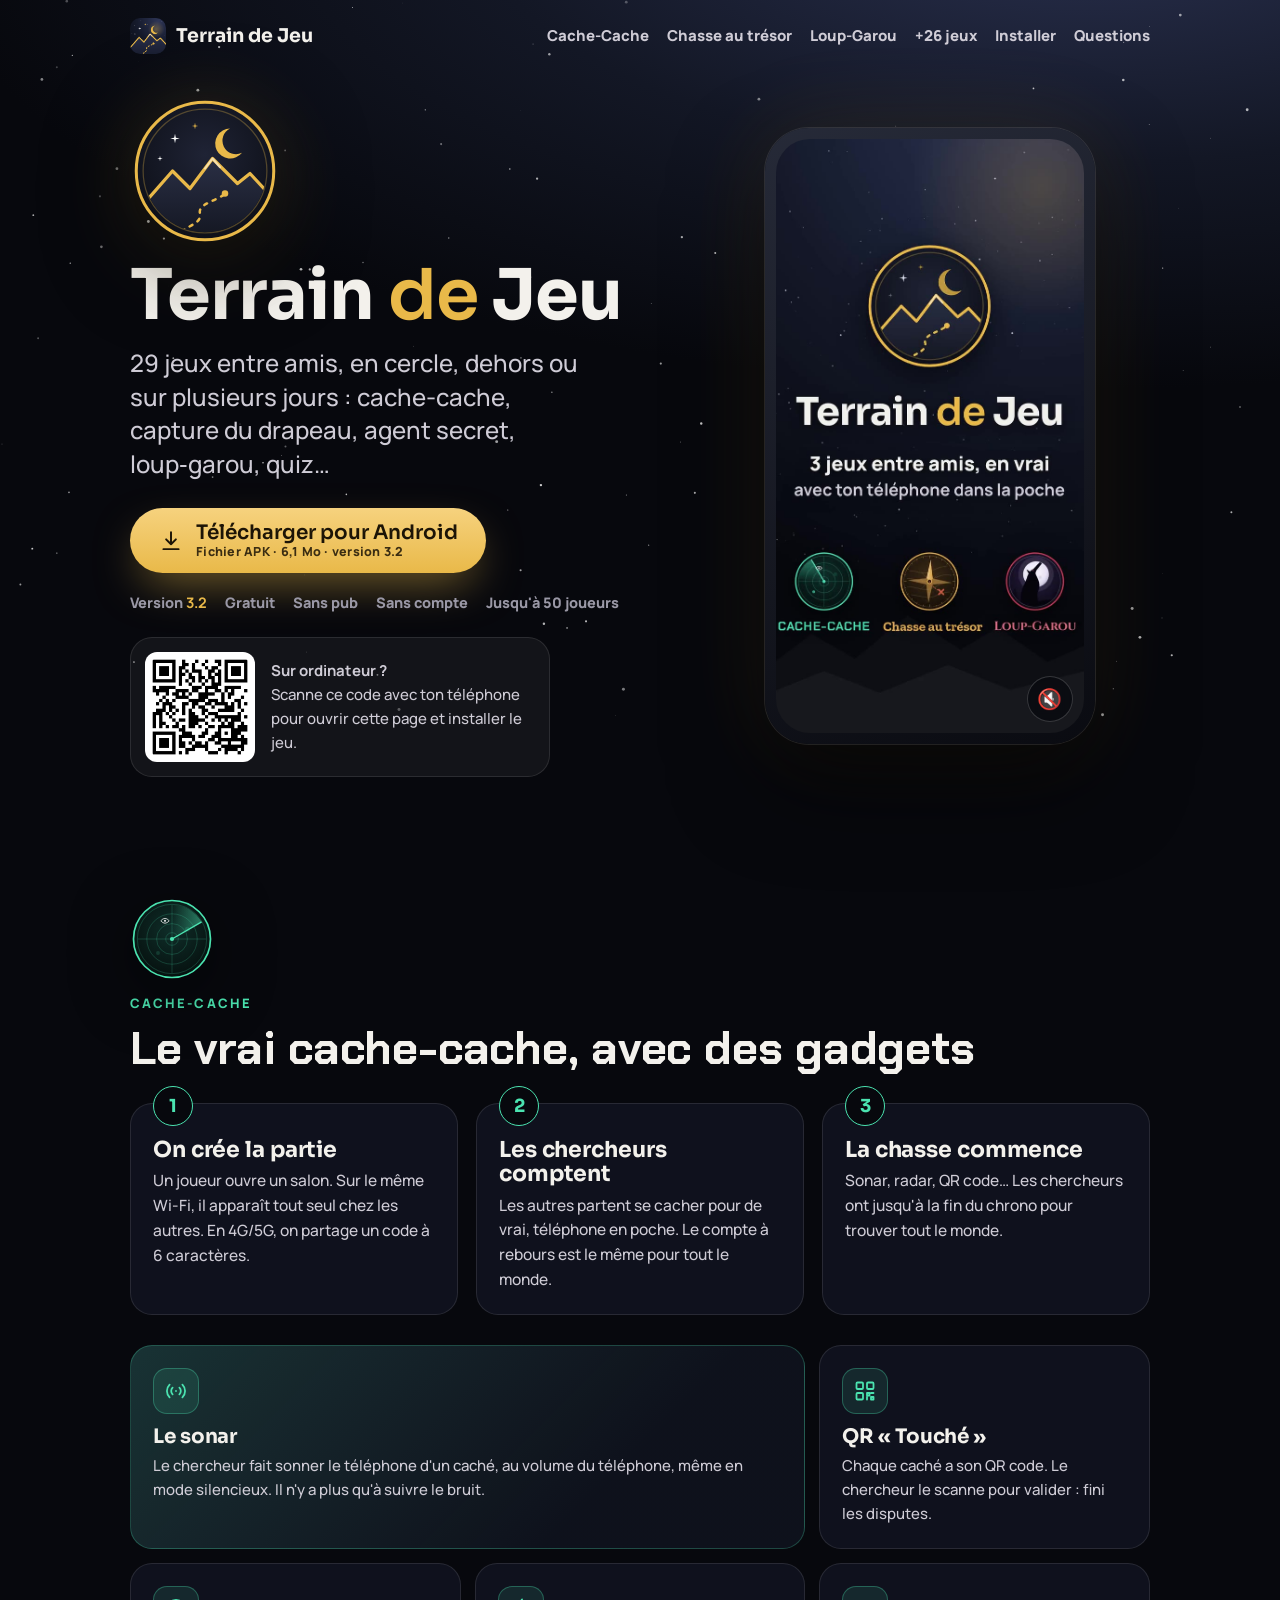
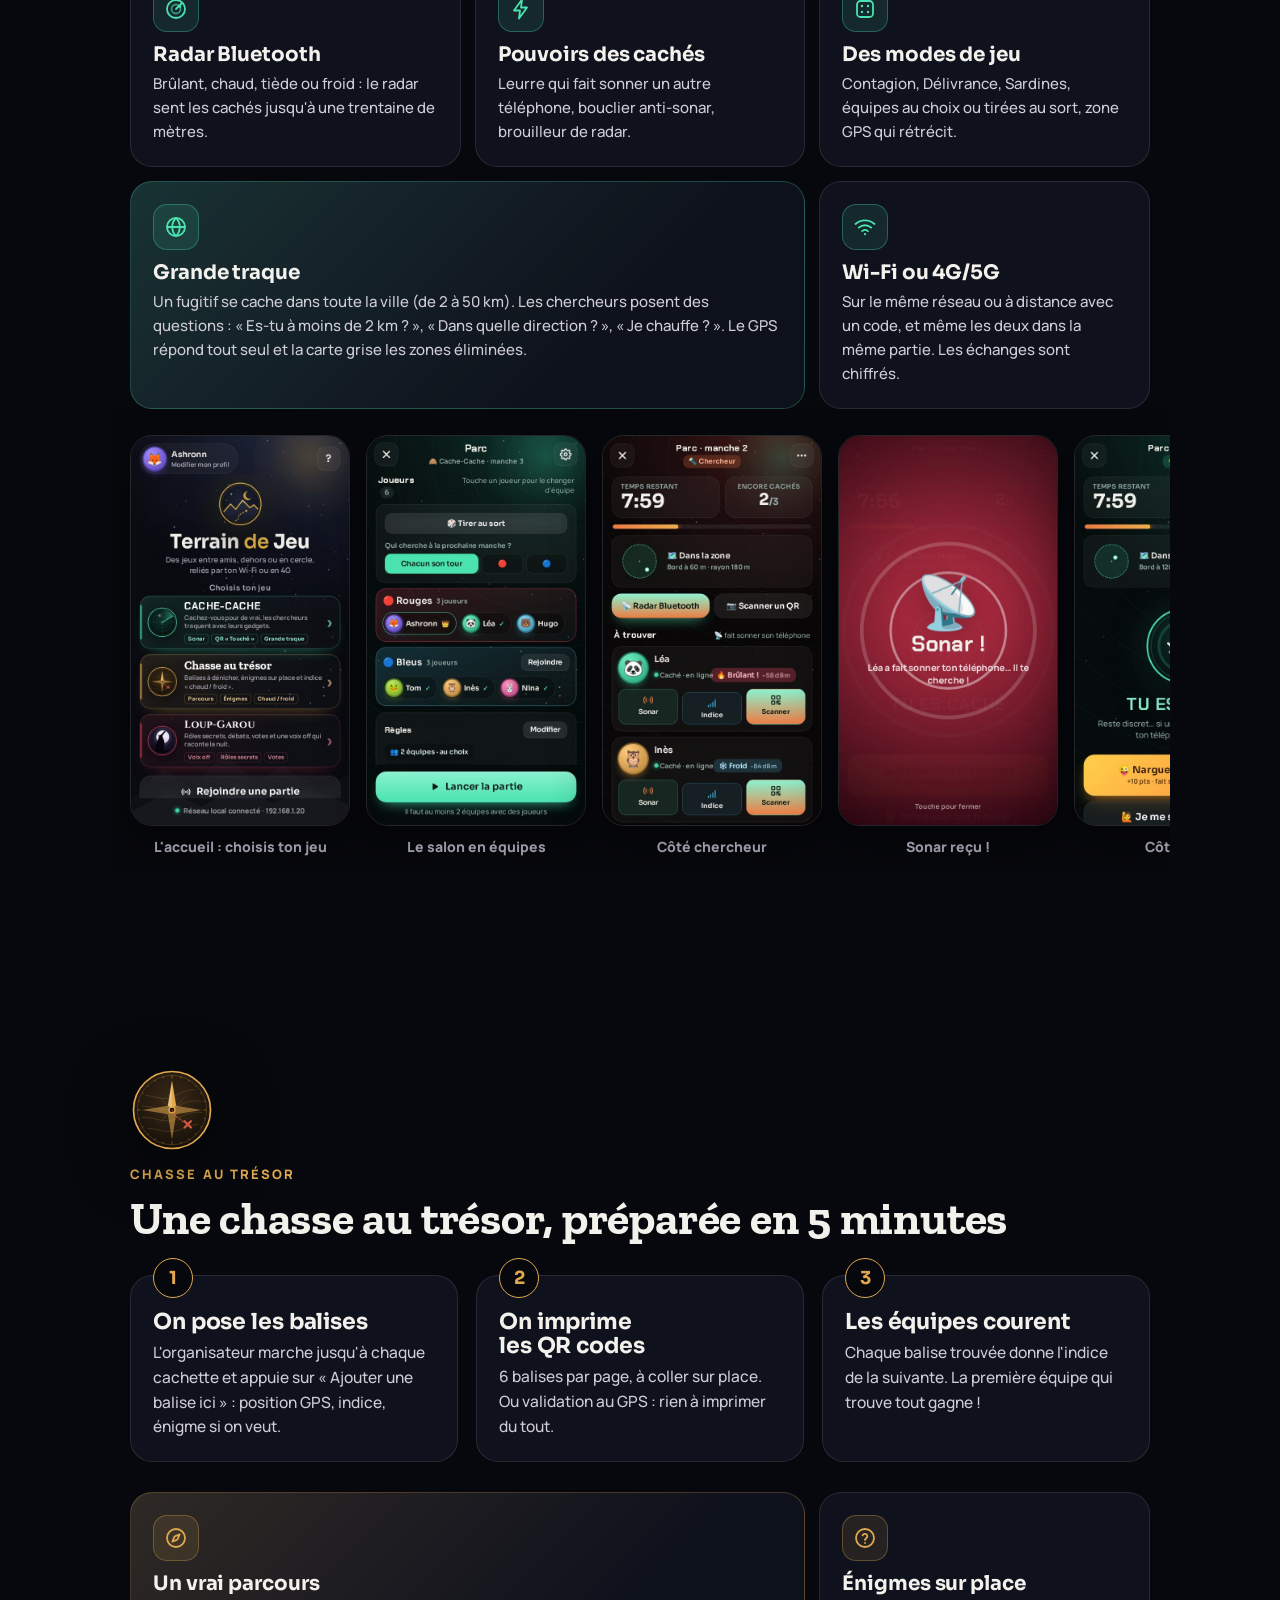
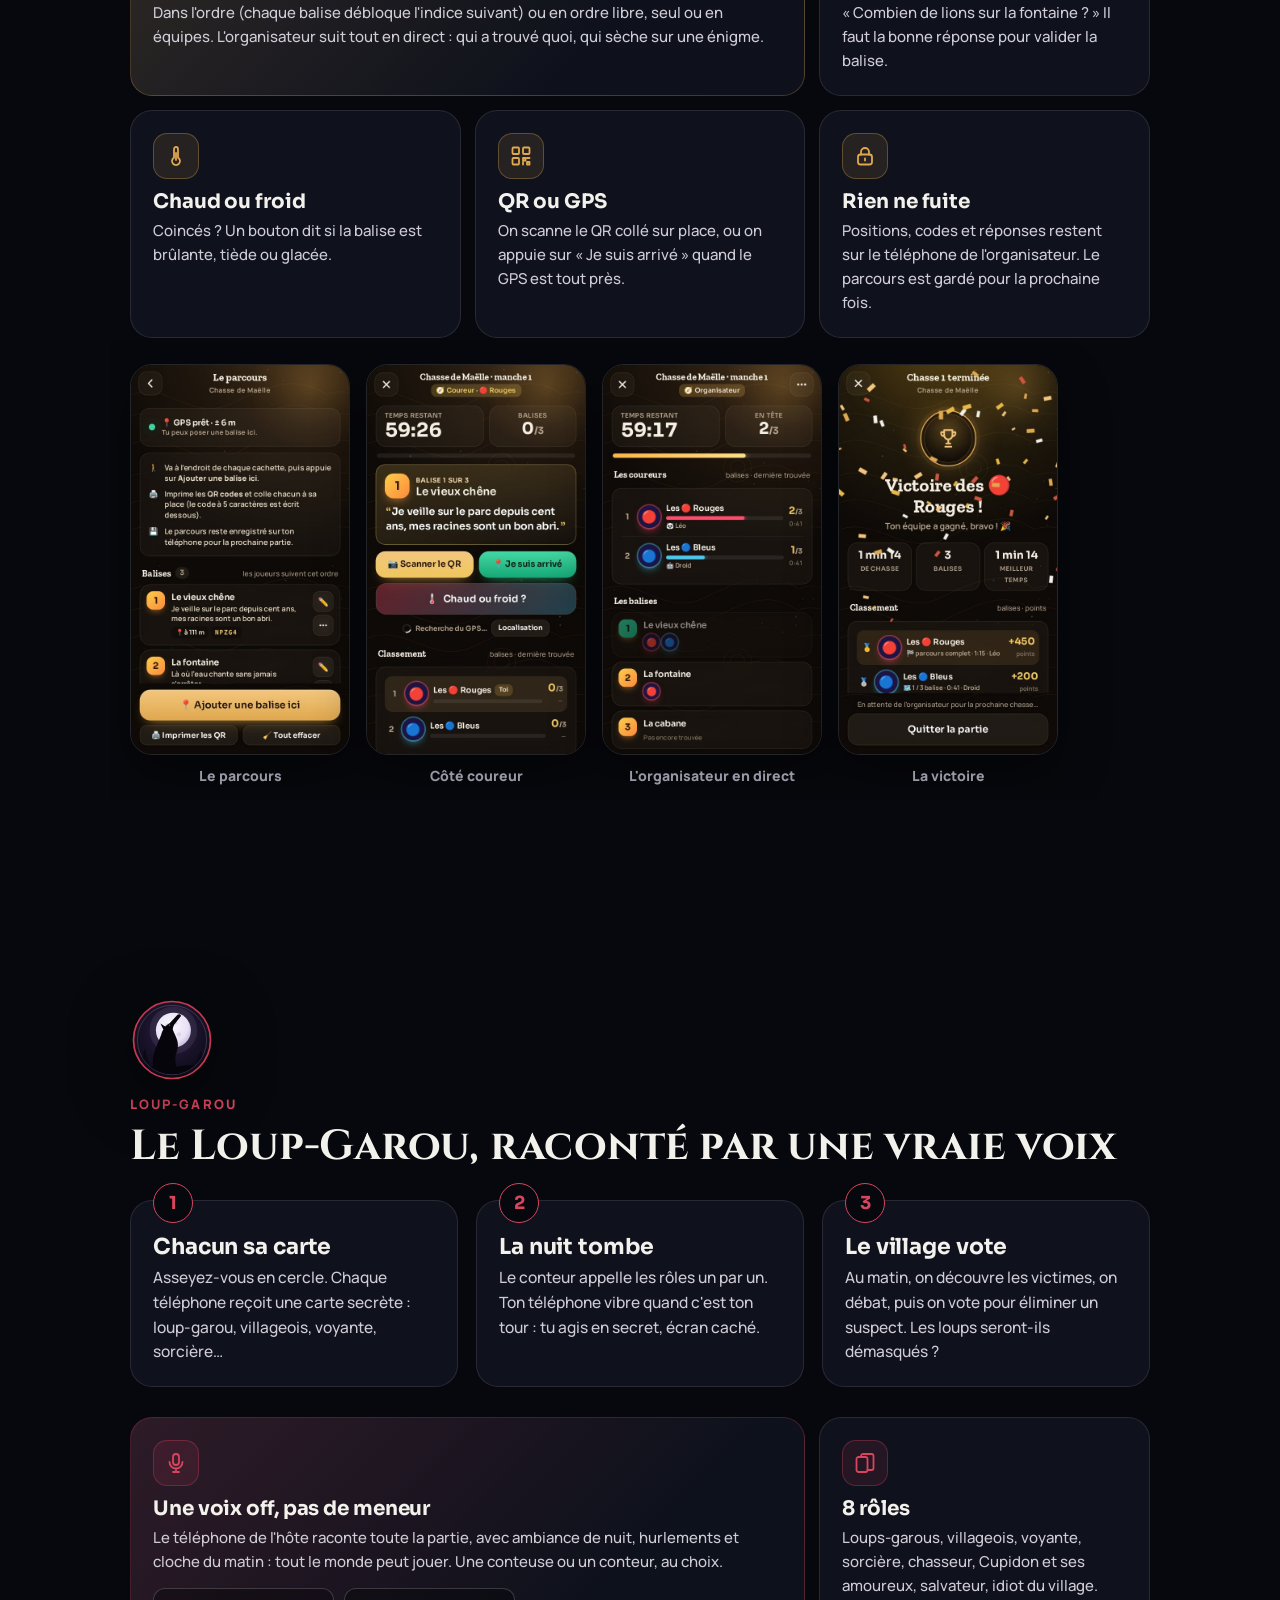
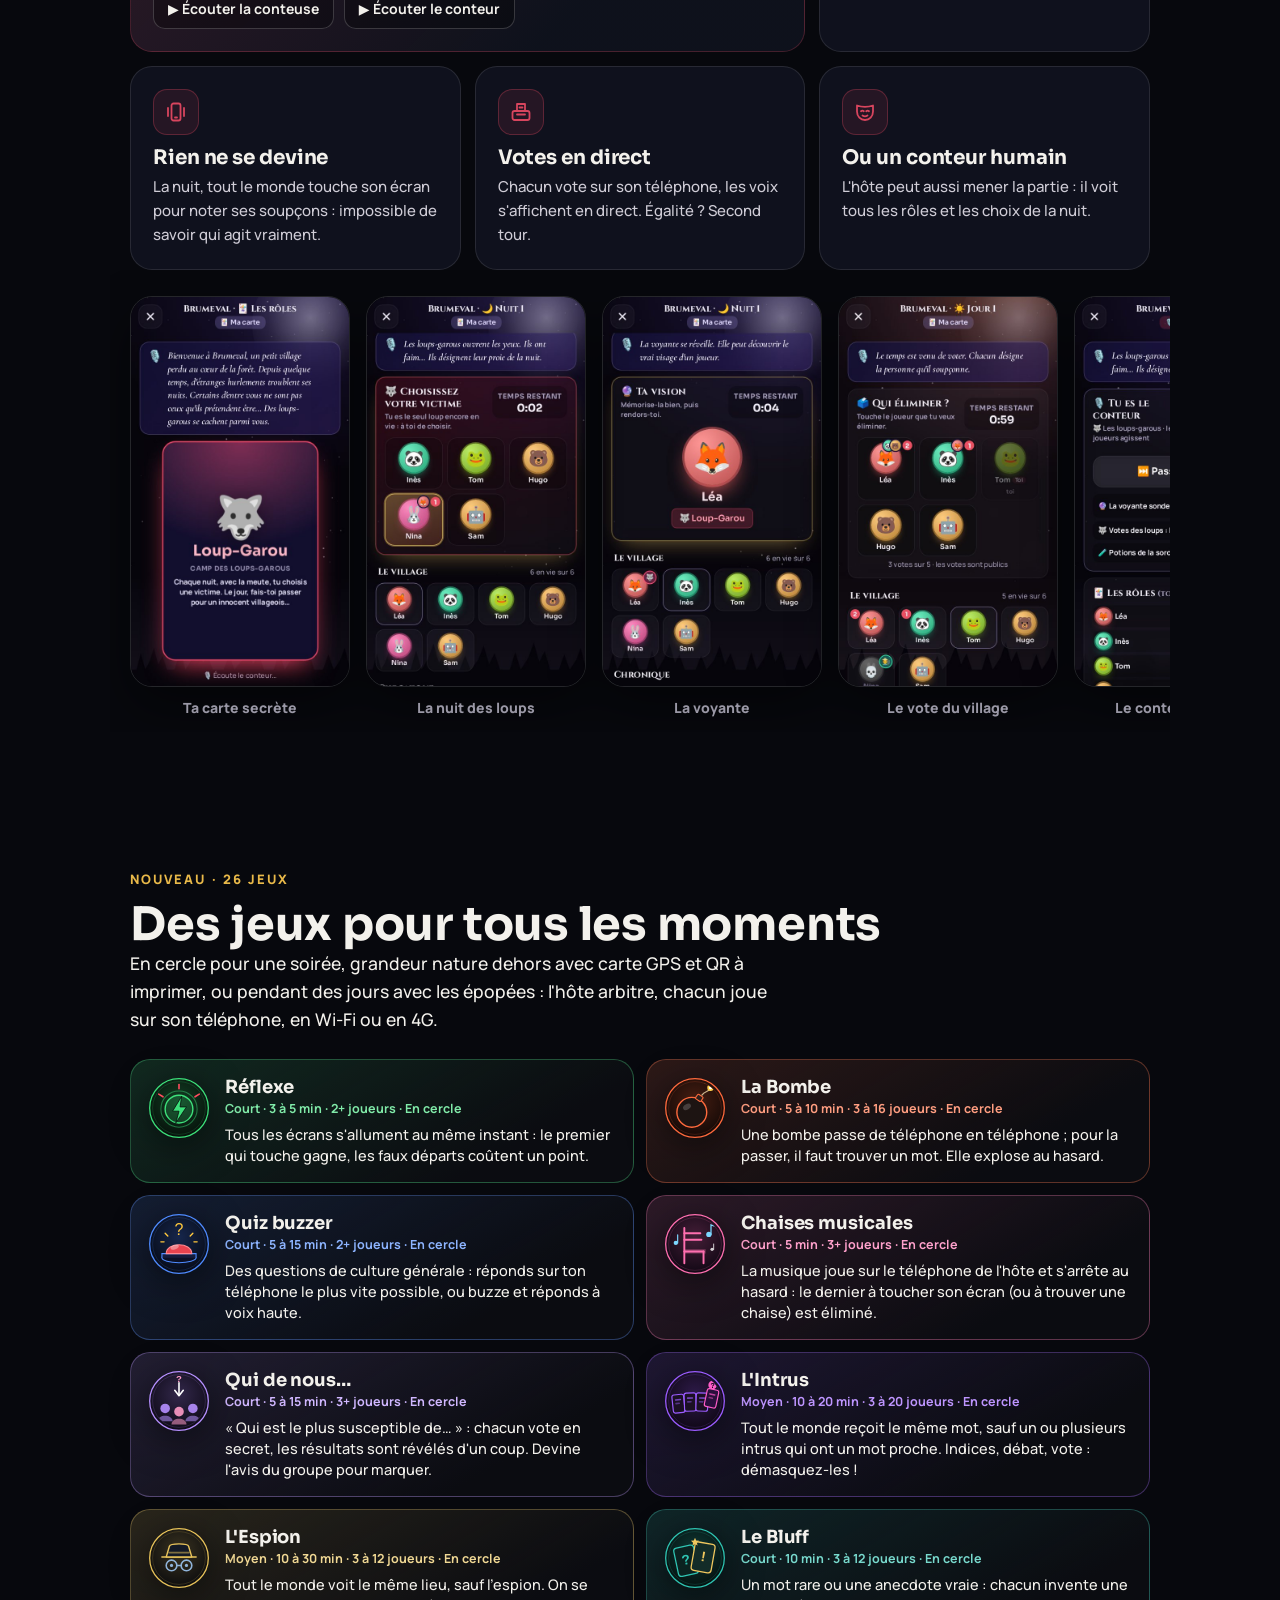
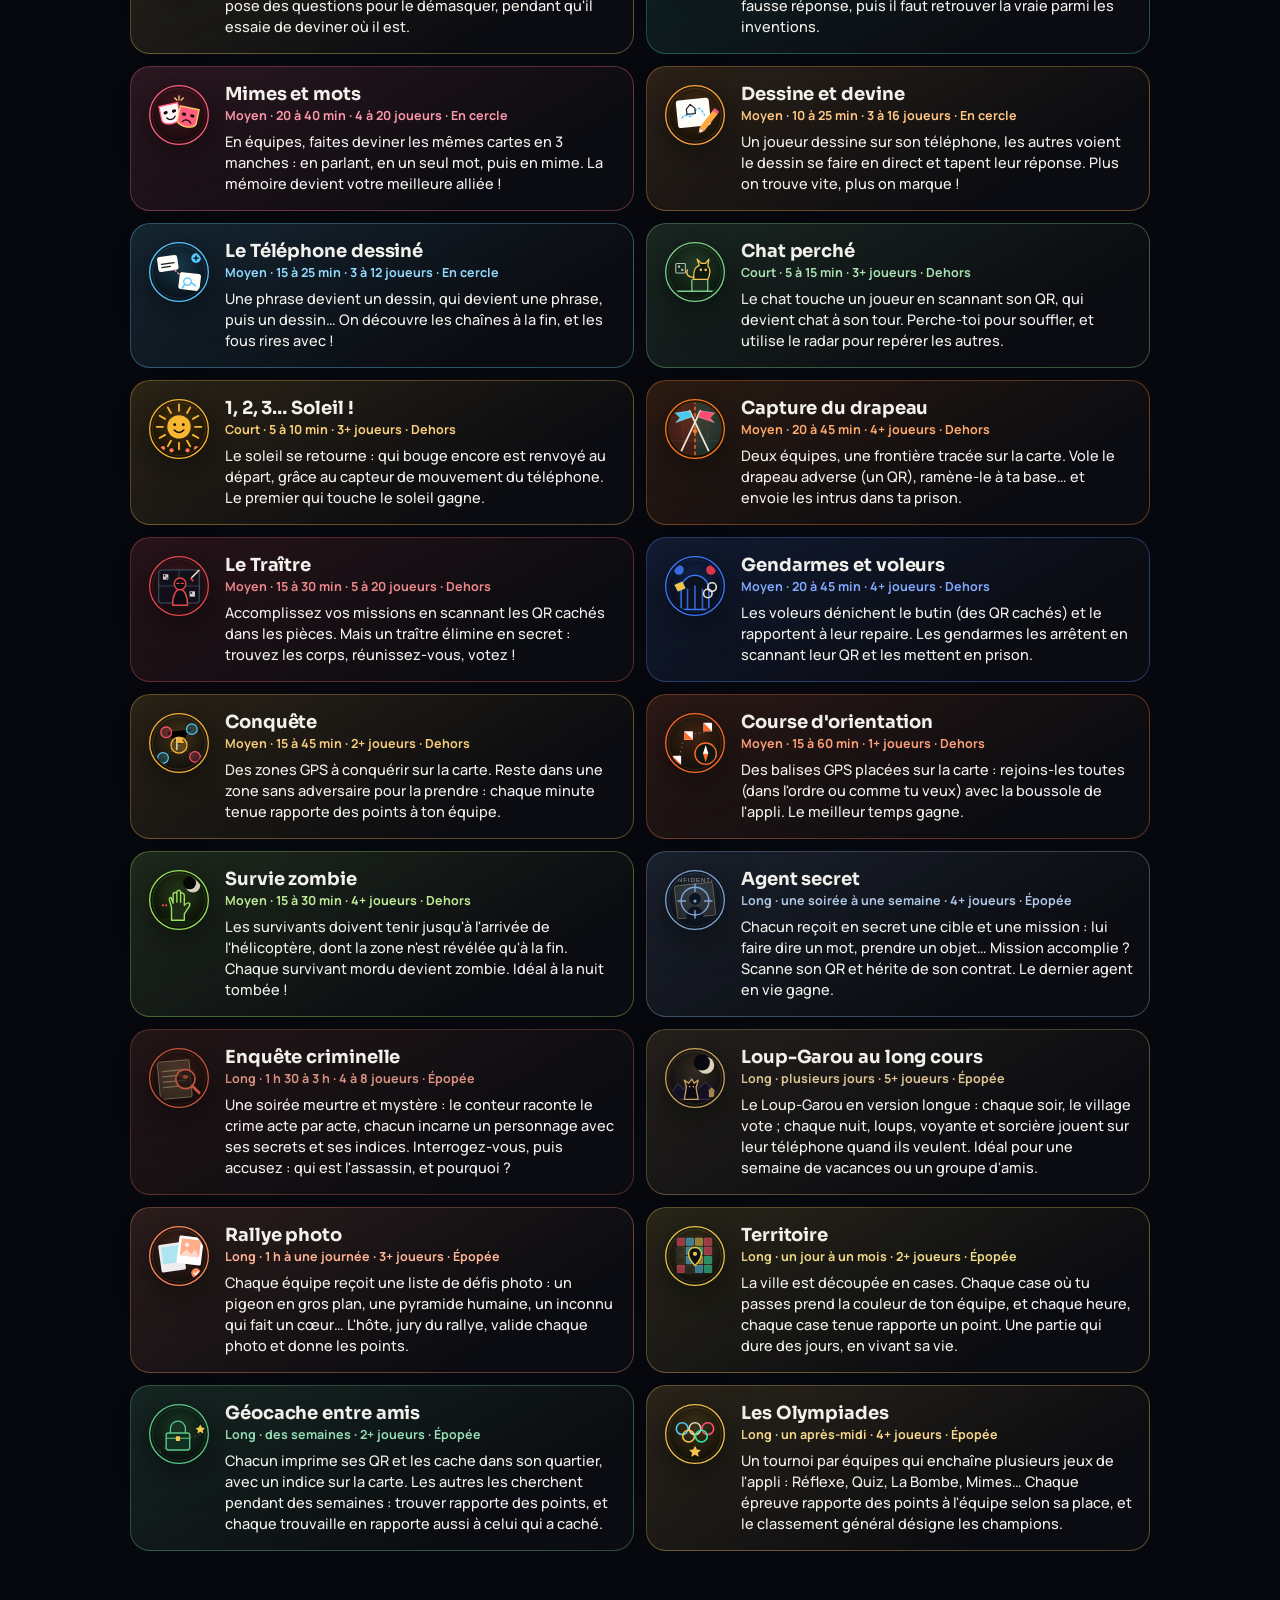
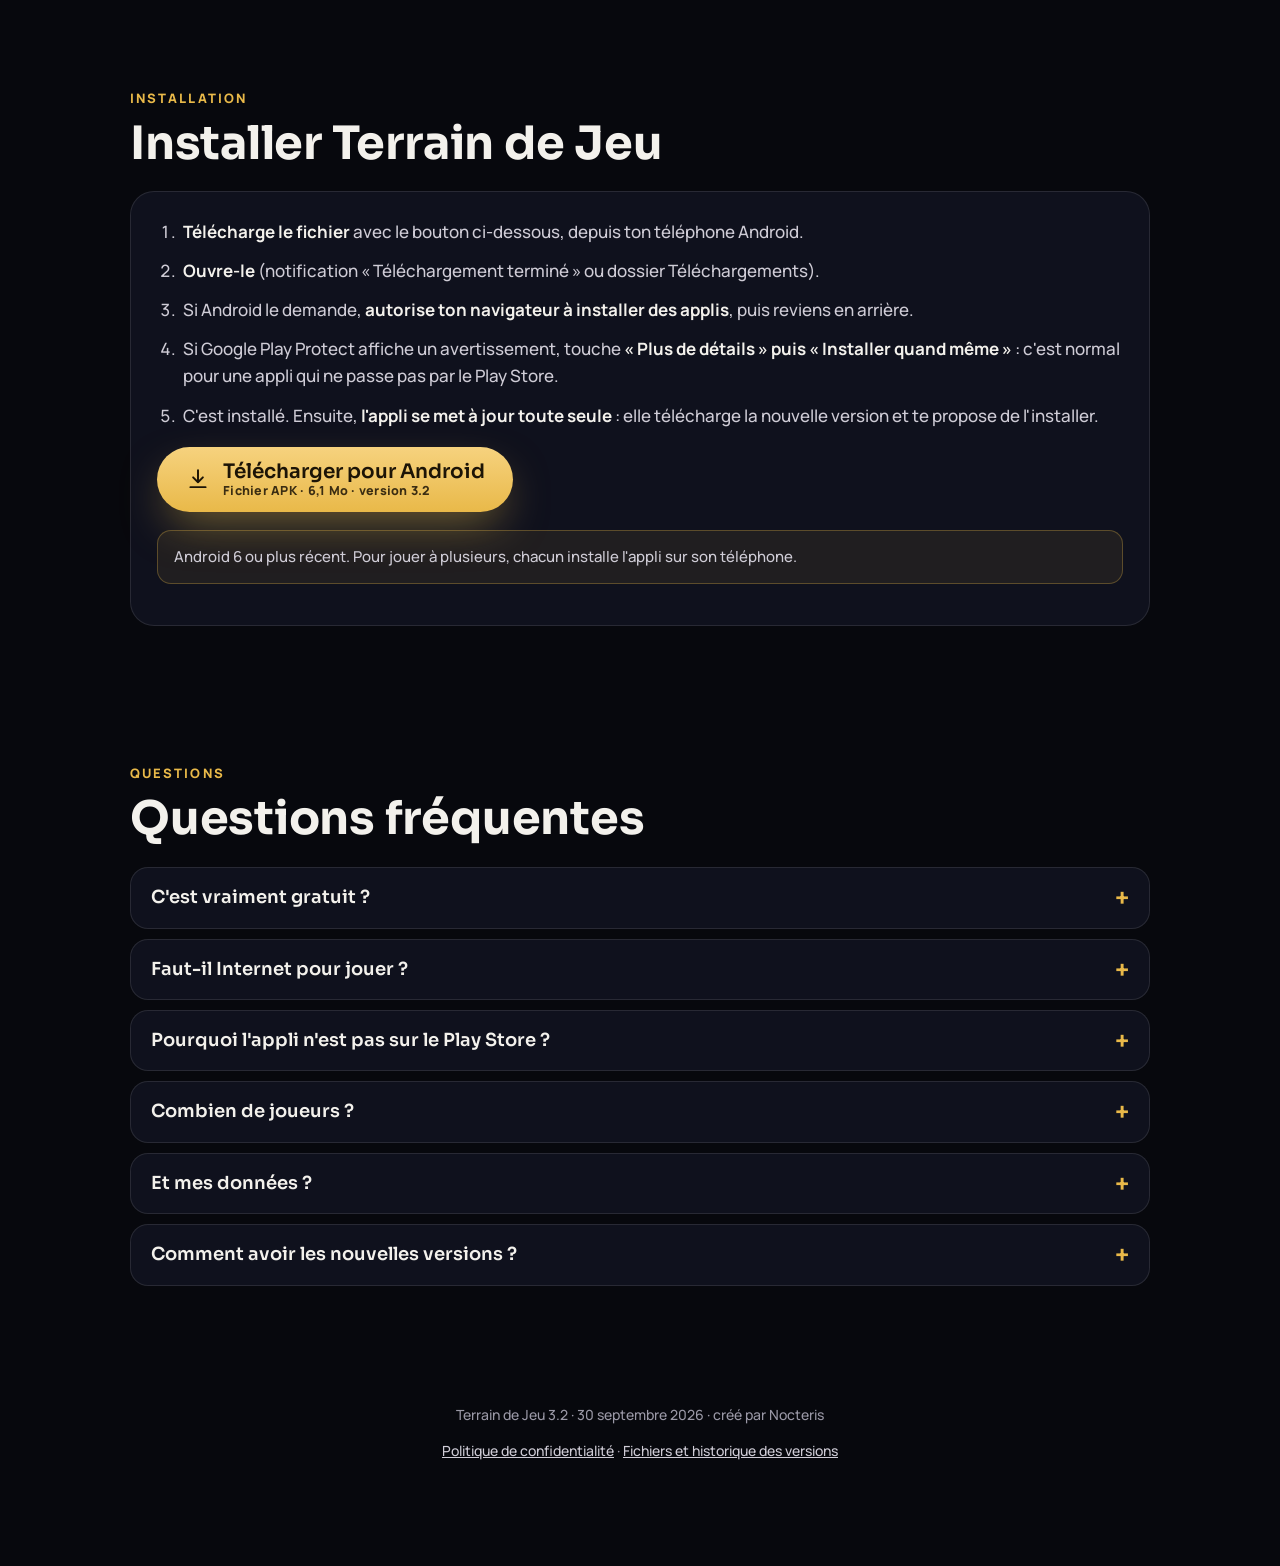
<file: index.html>
<!doctype html>
<html lang="fr">
<head>
<meta charset="utf-8">
<meta name="viewport" content="width=device-width, initial-scale=1, viewport-fit=cover">
<title>Terrain de Jeu — Cache-Cache, Chasse au trésor et Loup-Garou</title>
<meta name="description" content="Terrain de Jeu : 29 jeux entre amis. Cache-cache, capture du drapeau, survie zombie et chasse au trésor grandeur nature, loup-garou avec voix off, quiz et jeux de soirée. Gratuit et sans pub, sur Android.">
<meta name="theme-color" content="#07080D">
<meta property="og:title" content="Terrain de Jeu — cache-cache, chasse au trésor et loup-garou">
<meta property="og:description" content="29 jeux entre amis : cache-cache avec sonar, capture du drapeau sur carte GPS, agent secret sur une semaine, enquête criminelle, loup-garou avec voix off, quiz… Gratuit et sans pub, sur Android.">
<meta property="og:image" content="assets/og.jpg">
<meta property="og:type" content="website">
<link rel="icon" href="assets/favicon.png">
<link rel="apple-touch-icon" href="assets/apple-touch-icon.png">
<link rel="stylesheet" href="assets/fonts.css">
<style>
  :root {
    --night: #07080D; --night2: #121521; --card: rgba(20, 24, 38, .66); --line: rgba(255,255,255,.1);
    --text: #F3F1EC; --soft: #CFCCD6; --mute: #9A98A6;
    --gold: #E9B949; --gold2: #F6D27E; --ink: #1C1406; --mint: #4BE3B0; --brass: #E0A84F; --crimson: #D8455E; --moon: #CFC6EC; --sky: #5BB6EE;
    --acc: var(--gold); --hfont: var(--display);
    --display: 'Sora', 'Manrope', system-ui, sans-serif; --body: 'Manrope', system-ui, sans-serif;
    color-scheme: dark;
  }
  * { box-sizing: border-box; }
  html { scroll-behavior: smooth; }
  body { margin: 0; background: var(--night); color: var(--text); font: 500 17px/1.6 var(--body); -webkit-font-smoothing: antialiased; overflow-x: hidden; }
  a { color: var(--gold); }
  img, video { max-width: 100%; display: block; }
  .sky { position: fixed; inset: 0; z-index: -1; background: radial-gradient(120% 70% at 85% -10%, #2A3150 0%, #131725 40%, var(--night) 76%); }
  .sky canvas { position: absolute; inset: 0; width: 100%; height: 100%; }
  .wrap { max-width: 1060px; margin: 0 auto; padding-inline: 20px; }
  h1, h2, h3 { font-family: var(--display); font-weight: 700; line-height: 1.1; margin: 0; text-wrap: balance; letter-spacing: -.005em; }
  h2 { font-size: clamp(30px, 5.6vw, 46px); font-family: var(--hfont); }
  .eyebrow { font: 800 13px/1 var(--body); letter-spacing: .16em; text-transform: uppercase; color: var(--acc); }
  #jeu { --acc: var(--mint); --hfont: 'Chakra Petch', 'Sora', sans-serif; }
  #tresor { --acc: var(--brass); --hfont: 'Zilla Slab', 'Sora', serif; }
  #loupgarou { --acc: var(--crimson); --hfont: 'Cinzel', 'Sora', serif; }
  #loupgarou h2 { font-size: clamp(27px, 5vw, 42px); }
  .mg-grid { display: grid; grid-template-columns: repeat(2, 1fr); gap: 12px; margin-top: 26px; }
  .mg-tile { display: flex; gap: 14px; align-items: flex-start; padding: 16px; border-radius: 20px; border: 1px solid color-mix(in srgb, var(--gc) 28%, rgba(255,255,255,.06));
    background: linear-gradient(150deg, color-mix(in srgb, var(--gc) 14%, rgba(12,14,20,.7)), rgba(255,255,255,.02) 75%); }
  .mg-tile .mg-em { width: 64px; height: auto; flex: none; filter: drop-shadow(0 8px 18px rgba(0,0,0,.5)); }
  .mg-tile h3 { margin: 2px 0 2px; font-size: 18px; }
  .mg-tile .meta { margin: 0 0 6px; font-size: 12.5px; font-weight: 700; color: color-mix(in srgb, var(--gc) 65%, #fff); }
  .mg-tile p { margin: 0; font-size: 14.5px; line-height: 1.45; }
  #nouveaux .lead { max-width: 640px; }
  .sec-em { width: 84px; height: auto; display: block; margin-bottom: 16px; overflow: visible; filter: drop-shadow(0 14px 30px rgba(0,0,0,.5)); }
  section { padding-block: 64px; }

  /* en-tête */
  .top { display: flex; align-items: center; justify-content: space-between; padding-block: 18px; }
  .top .mini { display: flex; align-items: center; gap: 10px; font: 700 19px var(--display); text-decoration: none; color: var(--text); }
  .top .mini img { width: 36px; height: 36px; border-radius: 10px; }
  .top nav { display: flex; gap: 18px; font-weight: 800; font-size: 15px; }
  .top nav a { color: var(--soft); text-decoration: none; }
  .top nav a:hover, .top nav a:focus-visible { color: var(--text); }

  /* héros */
  .hero { display: grid; grid-template-columns: 1.1fr .9fr; gap: 40px; align-items: center; padding-block: 24px 56px; }
  .emblem { overflow: visible; }
  .hero-em { width: min(150px, 38vw); height: auto; display: block; margin-bottom: 14px; filter: drop-shadow(0 20px 44px rgba(0,0,0,.55)) drop-shadow(0 0 30px rgba(233,185,73,.16)); }
  .emblem .em-sweep { animation: emSweep 4s linear infinite; transform-box: view-box; transform-origin: 60px 60px; }
  @keyframes emSweep { to { transform: rotate(360deg); } }
  .emblem .em-blip, .emblem .em-tw, .emblem .em-x, .emblem .em-halo { transform-box: fill-box; transform-origin: center; }
  .emblem .em-blip { animation: emBlip 4s linear infinite; opacity: .15; }
  .emblem .em-blip.b1 { animation-delay: -.03s; } .emblem .em-blip.b2 { animation-delay: -2.17s; }
  @keyframes emBlip { 0% { opacity: 1; transform: scale(1.35); } 12% { transform: scale(1); } 70%, 100% { opacity: .12; } }
  .emblem .em-tw { animation: twinkle 2.8s ease-in-out infinite; }
  .emblem .t2 { animation-delay: .9s; } .emblem .t3 { animation-delay: 1.8s; }
  @keyframes twinkle { 0%, 100% { opacity: .2; transform: scale(.55); } 50% { opacity: 1; transform: scale(1); } }
  .emblem .em-moon { animation: glow 5s ease-in-out infinite; }
  @keyframes glow { 50% { opacity: .78; } }
  .emblem .em-path { animation: emTrail 1.6s linear infinite; }
  @keyframes emTrail { to { stroke-dashoffset: -15; } }
  .emblem .em-rose { animation: emRose 7s ease-in-out infinite; transform-box: view-box; transform-origin: 60px 60px; }
  @keyframes emRose { 0%, 100% { transform: rotate(-5deg); } 30% { transform: rotate(7deg); } 55% { transform: rotate(-2deg); } 75% { transform: rotate(3deg); } }
  .emblem .em-x { animation: emX 2.4s ease-in-out infinite; }
  @keyframes emX { 50% { transform: scale(1.18); opacity: .8; } }
  .emblem .em-halo { animation: emHalo 5s ease-in-out infinite; }
  @keyframes emHalo { 50% { opacity: .2; transform: scale(1.06); } }
  .brand { font: 700 clamp(40px, 6.2vw, 70px)/1 var(--display); margin-top: 6px; white-space: nowrap; letter-spacing: -.015em; color: var(--text); }
  .brand i { font-style: normal; font-weight: 600; color: var(--gold); }
  .tagline { font: 500 clamp(19px, 3vw, 24px)/1.4 var(--body); color: var(--soft); margin: 16px 0 28px; max-width: 30ch; }
  .cta { display: flex; flex-wrap: wrap; gap: 12px; }
  .btn { display: inline-flex; align-items: center; justify-content: center; gap: 12px; min-height: 64px; padding: 14px 28px; border-radius: 999px;
    font: 600 20px/1.1 var(--display); text-decoration: none; color: var(--text); border: 0; cursor: pointer; transition: transform .15s, box-shadow .15s; }
  .btn small { display: block; font: 800 12.5px/1.2 var(--body); opacity: .85; letter-spacing: .02em; }
  .btn .ic { display: inline-grid; place-items: center; }
  .btn .ic svg { width: 26px; height: 26px; }
  .btn.primary { background: linear-gradient(180deg, var(--gold2), var(--gold)); color: var(--ink); box-shadow: 0 18px 46px -12px rgba(233,185,73,.55); }
  .btn.ghost { background: rgba(255,255,255,.05); border: 1px solid rgba(255,255,255,.16); }
  .btn:hover { transform: translateY(-2px); }
  .btn:focus-visible { outline: 3px solid var(--gold); outline-offset: 3px; }
  .facts { display: flex; flex-wrap: wrap; gap: 8px 18px; margin-top: 18px; font-weight: 800; font-size: 14.5px; color: var(--mute); }
  .facts b { color: var(--gold); }
  .phone { position: relative; width: min(330px, 78vw); aspect-ratio: 9 / 16.8; margin-inline: auto; border-radius: 44px; padding: 11px;
    background: linear-gradient(160deg, #262a38, #0a0b11); box-shadow: 0 0 0 1px rgba(255,255,255,.1), 0 40px 90px rgba(0,0,0,.6), 0 0 90px rgba(233,185,73,.12); }
  .phone video { width: 100%; height: 100%; object-fit: cover; border-radius: 34px; background: #000; display: block; }
  .phone .sound { position: absolute; right: 22px; bottom: 22px; width: 46px; height: 46px; border-radius: 50%; border: 1px solid rgba(255,255,255,.18); cursor: pointer;
    background: rgba(7,8,13,.7); color: #fff; font-size: 20px; backdrop-filter: blur(6px); }
  .qrbox { display: none; align-items: center; gap: 16px; margin-top: 22px; padding: 14px; border-radius: 22px; background: rgba(255,255,255,.05); border: 1px solid var(--line); max-width: 420px; }
  .qrbox img { width: 110px; height: 110px; border-radius: 12px; background: #fff; padding: 6px; }
  .qrbox p { margin: 0; font-size: 15px; color: var(--soft); }
  .is-desktop .qrbox { display: flex; }

  /* déroulé d'une partie */
  .steps { display: grid; grid-template-columns: repeat(3, 1fr); gap: 18px; margin-top: 30px; counter-reset: s; }
  .step { position: relative; padding: 26px 22px 22px; border-radius: 22px; background: var(--card); border: 1px solid var(--line); }
  .step::before { counter-increment: s; content: counter(s); position: absolute; top: -18px; left: 22px; width: 38px; height: 38px; border-radius: 50%;
    display: grid; place-items: center; font: 700 18px var(--display); background: var(--night); color: var(--acc); border: 1.5px solid var(--acc); }
  .step h3 { font-size: 22px; margin: 8px 0 6px; }
  .step p { margin: 0; color: var(--soft); font-size: 15.5px; }

  /* gadgets */
  .feat { display: grid; grid-template-columns: repeat(3, 1fr); gap: 14px; margin-top: 30px; }
  .f { padding: 22px; border-radius: 22px; background: var(--card); border: 1px solid var(--line); }
  .f .e { width: 46px; height: 46px; border-radius: 14px; display: grid; place-items: center; color: var(--acc);
    background: color-mix(in srgb, var(--acc) 11%, transparent); border: 1px solid color-mix(in srgb, var(--acc) 32%, transparent); }
  .f .e svg { width: 24px; height: 24px; }
  .f h3 { font-size: 20px; margin: 12px 0 6px; }
  .f p { margin: 0; font-size: 15px; color: var(--soft); }
  .f.big { grid-column: span 2; background: linear-gradient(135deg, color-mix(in srgb, var(--acc) 15%, rgba(20,24,38,.7)), rgba(20,24,38,.6) 70%); border-color: color-mix(in srgb, var(--acc) 26%, transparent); }
  #tresor, #loupgarou { margin-top: 70px; }
  .voices { display: flex; flex-wrap: wrap; gap: 10px; margin-top: 14px; }
  .voices button { font: 700 14px var(--body); color: var(--text); border: 1px solid rgba(255,255,255,.18); background: rgba(0,0,0,.3); border-radius: 12px; padding: 10px 14px; cursor: pointer; }
  .voices button.on { background: var(--crimson); border-color: transparent; color: #fff; }
  /* captures */
  .shots { display: flex; gap: 16px; overflow-x: auto; scroll-snap-type: x mandatory; padding: 26px 20px 12px; margin-inline: -20px; scrollbar-width: thin; }
  .shots figure { flex: 0 0 min(220px, 58vw); margin: 0; scroll-snap-align: center; }
  .shots img { width: 100%; aspect-ratio: 9 / 16; object-fit: cover; border-radius: 22px; border: 1px solid rgba(255,255,255,.12); box-shadow: 0 20px 50px rgba(0,0,0,.45); }
  .shots figcaption { text-align: center; font-weight: 800; font-size: 14px; color: var(--mute); margin-top: 10px; }

  /* installation */
  .tabs { display: inline-flex; gap: 6px; padding: 6px; border-radius: 999px; background: rgba(255,255,255,.06); border: 1px solid var(--line); margin-top: 24px; }
  .tabs button { border: 0; background: none; color: var(--soft); font: 600 17px var(--display); padding: 10px 22px; border-radius: 999px; cursor: pointer; }
  .tabs button[aria-selected="true"] { background: var(--gold); color: var(--ink); }
  .panel { margin-top: 22px; padding: 26px; border-radius: 24px; background: var(--card); border: 1px solid var(--line); }
  .panel ol { margin: 0; padding-left: 22px; display: grid; gap: 12px; }
  .panel li { padding-left: 4px; }
  .panel li b { color: var(--text); }
  .panel p, .panel li { color: var(--soft); }
  .note { margin-top: 18px; padding: 14px 16px; border-radius: 14px; background: rgba(233,185,73,.08); border: 1px solid rgba(233,185,73,.3); color: #F2E2BC; font-size: 15px; }
  .copy { display: flex; gap: 8px; align-items: stretch; margin: 10px 0 4px; }
  .copy code { flex: 1; min-width: 0; overflow-x: auto; white-space: nowrap; padding: 12px 14px; border-radius: 12px; background: #0B0D14; border: 1px solid var(--line); font-size: 13.5px; color: var(--text); }
  .copy button { border: 0; border-radius: 12px; padding: 0 16px; font: 800 14px var(--body); background: var(--gold); color: var(--ink); cursor: pointer; }
  .panel .btn { margin-top: 18px; }
  [hidden] { display: none !important; }

  .lead { margin: 0 0 18px; font-size: 17.5px; }
  .lead b { color: var(--text); }
  details.other { margin-top: 16px; border-radius: 18px; background: rgba(7,8,13,.35); border: 1px solid var(--line); padding: 4px 20px 4px; }
  details.other summary { cursor: pointer; font: 600 18px/1.3 var(--display); padding: 14px 0; list-style: none; color: var(--text); }
  details.other summary::-webkit-details-marker { display: none; }
  details.other summary::after { content: '+'; float: right; color: var(--gold); font-size: 24px; line-height: 1; }
  details.other[open] summary::after { content: '–'; }
  details.other[open] { padding-bottom: 20px; }
  details.other p { margin: 14px 0 0; font-size: 15px; }

  /* questions */
  .faq { margin-top: 24px; display: grid; gap: 10px; }
  .faq details { border-radius: 18px; background: var(--card); border: 1px solid var(--line); padding: 4px 20px; }
  .faq summary { cursor: pointer; font: 600 18px/1.3 var(--display); padding: 14px 0; list-style: none; }
  .faq summary::-webkit-details-marker { display: none; }
  .faq summary::after { content: '+'; float: right; color: var(--gold); font-size: 24px; line-height: 1; }
  .faq details[open] summary::after { content: '–'; }
  .faq p { margin: 0 0 16px; color: var(--soft); }

  footer { padding-block: 40px 90px; text-align: center; color: var(--mute); font-size: 14px; }
  footer a { color: var(--soft); }

  /* barre de téléchargement fixe (téléphones) */
  .dock { position: fixed; left: 12px; right: 12px; bottom: calc(12px + env(safe-area-inset-bottom, 0px)); z-index: 5; display: none; transform: translateY(140%); transition: transform .3s; }
  .dock .btn { width: 100%; }
  .dock.show { transform: none; }
  .is-mobile .dock { display: block; }

  @media (max-width: 820px) {
    .hero { grid-template-columns: 1fr; text-align: center; padding-top: 4px; }
    .hero-em, .tagline { margin-inline: auto; }
    .cta, .facts { justify-content: center; }
    .steps, .feat, .mg-grid { grid-template-columns: 1fr; }
    .f.big { grid-column: auto; }
    .top nav { display: none; }
    section { padding-block: 46px; }
    .panel { padding: 18px; }
    .stage { padding: 18px 16px; }
    .stage h3 { font-size: 22px; }
    .btn.alt, .panel .btn { width: 100%; }
  }
  @media (prefers-reduced-motion: reduce) { .emblem * { animation: none !important; } html { scroll-behavior: auto; } }
</style>
</head>
<body>
<div class="sky" aria-hidden="true"><canvas id="stars"></canvas></div>

<div class="wrap">
  <header class="top">
    <a class="mini" href="#"><img src="assets/favicon.png" alt=""> Terrain de Jeu</a>
    <nav><a href="#jeu">Cache-Cache</a><a href="#tresor">Chasse au trésor</a><a href="#loupgarou">Loup-Garou</a><a href="#nouveaux">+26 jeux</a><a href="#installer">Installer</a><a href="#questions">Questions</a></nav>
  </header>

  <main>
    <div class="hero">
      <div>
        <svg class="emblem em-hub hub-logo site-em hero-em" viewBox="0 0 120 120" aria-hidden="true"><defs><radialGradient id="ehBg" cx=".5" cy=".38" r=".7"><stop offset="0" stop-color="#1f2335"/><stop offset="1" stop-color="#0b0d14"/></radialGradient><linearGradient id="ehHill" x1="0" y1="0" x2="0" y2="1"><stop offset="0" stop-color="#2a2f45"/><stop offset="1" stop-color="#11141e"/></linearGradient><clipPath id="ehClip"><circle cx="60" cy="60" r="49"/></clipPath></defs><circle cx="60" cy="60" r="55" fill="url(#ehBg)"/><circle cx="60" cy="60" r="55" fill="none" stroke="#E9B949" stroke-width="2.4"/><circle cx="60" cy="60" r="49.5" fill="none" stroke="#E9B949" stroke-opacity=".3" stroke-width="1"/><g clip-path="url(#ehClip)"><path class="em-moon" d="M80 26a12 12 0 1 0 9.6 19.4a9.5 9.5 0 1 1 -9.6 -19.4z" fill="#E9B949"/><path d="M6 92 L34 60 L48 74 L66 50 L86 70 L96 62 L120 88 V120 H6 Z" fill="url(#ehHill)"/><path d="M6 92 L34 60 L48 74 L66 50 L86 70 L96 62 L120 88" fill="none" stroke="#E9B949" stroke-width="2.6" stroke-linejoin="round" stroke-linecap="round"/><path d="M60 58 L66 50 L72 57" fill="none" stroke="#fff" stroke-opacity=".55" stroke-width="1.6" stroke-linecap="round" stroke-linejoin="round"/><path class="em-path" d="M30 118 C 40 104, 58 104, 56 94 C 54 86, 70 84, 76 78" fill="none" stroke="#E9B949" stroke-width="2" stroke-dasharray="2.5 5" stroke-linecap="round"/><circle cx="76" cy="78" r="2.6" fill="#E9B949"/><g transform="translate(36 34) scale(0.42)"><path class="em-tw t1" d="M0 -9L1.6 -1.6L9 0L1.6 1.6L0 9L-1.6 1.6L-9 0L-1.6 -1.6Z" fill="#fff"/></g><g transform="translate(52 24) scale(0.28)"><path class="em-tw t2" d="M0 -9L1.6 -1.6L9 0L1.6 1.6L0 9L-1.6 1.6L-9 0L-1.6 -1.6Z" fill="#E9B949"/></g><g transform="translate(24 50) scale(0.24)"><path class="em-tw t3" d="M0 -9L1.6 -1.6L9 0L1.6 1.6L0 9L-1.6 1.6L-9 0L-1.6 -1.6Z" fill="#fff"/></g></g></svg>
        <h1 class="brand">Terrain <i>de</i> Jeu</h1>
        <p class="tagline">29 jeux entre amis, en cercle, dehors ou sur plusieurs jours : cache-cache, capture du drapeau, agent secret, loup&#8209;garou, quiz…</p>
        <div class="cta" id="cta">
          <a class="btn primary" id="dlAndroid" href="CacheCache.apk" download><span class="ic"><svg viewBox="0 0 24 24" fill="none" stroke="currentColor" stroke-width="1.8" stroke-linecap="round" stroke-linejoin="round" aria-hidden="true"><path d="M12 4v11M7.5 10.5L12 15l4.5-4.5M5 19.5h14"/></svg></span><span>Télécharger pour Android<small id="apkInfo">Fichier APK · gratuit</small></span></a>
        </div>
        <div class="facts"><span>Version <b id="ver">2.3</b></span><span>Gratuit</span><span>Sans pub</span><span>Sans compte</span><span>Jusqu'à 50 joueurs</span></div>
        <div class="qrbox"><img id="qr" alt="QR code du site"><p><b>Sur ordinateur ?</b><br>Scanne ce code avec ton téléphone pour ouvrir cette page et installer le jeu.</p></div>
      </div>
      <div class="phone">
        <video id="pub" src="assets/pub.mp4" poster="assets/pub.jpg" autoplay muted loop playsinline preload="metadata" aria-label="Vidéo de présentation : Cache-Cache, Chasse au trésor et Loup-Garou"></video>
        <button class="sound" id="sound" type="button" aria-label="Activer le son">🔇</button>
      </div>
    </div>

    <section id="jeu">
      <svg class="emblem em-hide sec-em" viewBox="0 0 120 120" aria-hidden="true"><defs><radialGradient id="ecBg" cx=".5" cy=".38" r=".7"><stop offset="0" stop-color="#0f2e29"/><stop offset="1" stop-color="#050d0c"/></radialGradient><linearGradient id="ecSweep" x1="0" y1="0" x2="1" y2="0"><stop offset="0" stop-color="#4BE3B0" stop-opacity="0"/><stop offset="1" stop-color="#4BE3B0" stop-opacity=".55"/></linearGradient><clipPath id="ecClip"><circle cx="60" cy="60" r="49"/></clipPath></defs><circle cx="60" cy="60" r="55" fill="url(#ecBg)"/><circle cx="60" cy="60" r="55" fill="none" stroke="#4BE3B0" stroke-width="2.4"/><circle cx="60" cy="60" r="49.5" fill="none" stroke="#4BE3B0" stroke-opacity=".3" stroke-width="1"/><g clip-path="url(#ecClip)"><g fill="none" stroke="#4BE3B0" stroke-opacity=".28" stroke-width="1"><circle cx="60" cy="60" r="36"/><circle cx="60" cy="60" r="22"/><circle cx="60" cy="60" r="9"/><path d="M60 8 V112 M8 60 H112"/></g><g class="em-sweep"><path d="M60 60 L60 11 A49 49 0 0 1 102.4 35.5 Z" fill="url(#ecSweep)" opacity=".9"/><path d="M60 60 L102.4 35.5" stroke="#4BE3B0" stroke-width="2" stroke-linecap="round"/></g><circle class="em-blip b1" cx="82" cy="46" r="3.6" fill="#4BE3B0"/><circle class="em-blip b2" cx="40" cy="80" r="2.8" fill="#4BE3B0"/><path d="M44 34 q6 -7 12 0 q-6 7 -12 0z" fill="none" stroke="#fff" stroke-opacity=".75" stroke-width="1.4"/><circle cx="50" cy="34" r="1.6" fill="#fff" fill-opacity=".85"/><circle cx="60" cy="60" r="3" fill="#4BE3B0"/></g></svg>
      <p class="eyebrow">Cache-Cache</p>
      <h2>Le vrai cache-cache, avec des gadgets</h2>
      <div class="steps">
        <div class="step"><h3>On crée la partie</h3><p>Un joueur ouvre un salon. Sur le même Wi-Fi, il apparaît tout seul chez les autres. En 4G/5G, on partage un code à 6 caractères.</p></div>
        <div class="step"><h3>Les chercheurs comptent</h3><p>Les autres partent se cacher pour de vrai, téléphone en poche. Le compte à rebours est le même pour tout le monde.</p></div>
        <div class="step"><h3>La chasse commence</h3><p>Sonar, radar, QR code… Les chercheurs ont jusqu'à la fin du chrono pour trouver tout le monde.</p></div>
      </div>

      <div class="feat">
        <div class="f big"><div class="e"><svg viewBox="0 0 24 24" fill="none" stroke="currentColor" stroke-width="1.8" stroke-linecap="round" stroke-linejoin="round" aria-hidden="true"><path d="M12 12v.01M8.6 15.4a4.8 4.8 0 010-6.8M15.4 8.6a4.8 4.8 0 010 6.8M5.6 18.4a9 9 0 010-12.8M18.4 5.6a9 9 0 010 12.8"/></svg></div><h3>Le sonar</h3><p>Le chercheur fait sonner le téléphone d'un caché, au volume du téléphone, même en mode silencieux. Il n'y a plus qu'à suivre le bruit.</p></div>
        <div class="f"><div class="e"><svg viewBox="0 0 24 24" fill="none" stroke="currentColor" stroke-width="1.8" stroke-linecap="round" stroke-linejoin="round" aria-hidden="true"><rect x="3.5" y="3.5" width="6.5" height="6.5" rx="1"/><rect x="14" y="3.5" width="6.5" height="6.5" rx="1"/><rect x="3.5" y="14" width="6.5" height="6.5" rx="1"/><path d="M14 14h2.5v2.5H14zM18 18h2.5v2.5H18zM18 14h2.5M14 18v2.5"/></svg></div><h3>QR « Touché »</h3><p>Chaque caché a son QR code. Le chercheur le scanne pour valider : fini les disputes.</p></div>
        <div class="f"><div class="e"><svg viewBox="0 0 24 24" fill="none" stroke="currentColor" stroke-width="1.8" stroke-linecap="round" stroke-linejoin="round" aria-hidden="true"><circle cx="12" cy="12" r="9"/><circle cx="12" cy="12" r="4.5" opacity=".6"/><path d="M12 12l6-6"/><circle cx="16" cy="9.5" r="1.2" fill="currentColor" stroke="none"/></svg></div><h3>Radar Bluetooth</h3><p>Brûlant, chaud, tiède ou froid : le radar sent les cachés jusqu'à une trentaine de mètres.</p></div>
        <div class="f"><div class="e"><svg viewBox="0 0 24 24" fill="none" stroke="currentColor" stroke-width="1.8" stroke-linecap="round" stroke-linejoin="round" aria-hidden="true"><path d="M13 2.5L5 13.5h6l-1 8 8-11h-6z"/></svg></div><h3>Pouvoirs des cachés</h3><p>Leurre qui fait sonner un autre téléphone, bouclier anti-sonar, brouilleur de radar.</p></div>
        <div class="f"><div class="e"><svg viewBox="0 0 24 24" fill="none" stroke="currentColor" stroke-width="1.8" stroke-linecap="round" stroke-linejoin="round" aria-hidden="true"><rect x="4" y="4" width="16" height="16" rx="3.5"/><circle cx="9" cy="9" r="1.2" fill="currentColor" stroke="none"/><circle cx="15" cy="15" r="1.2" fill="currentColor" stroke="none"/><circle cx="15" cy="9" r="1.2" fill="currentColor" stroke="none"/><circle cx="9" cy="15" r="1.2" fill="currentColor" stroke="none"/></svg></div><h3>Des modes de jeu</h3><p>Contagion, Délivrance, Sardines, équipes au choix ou tirées au sort, zone GPS qui rétrécit.</p></div>
        <div class="f big"><div class="e"><svg viewBox="0 0 24 24" fill="none" stroke="currentColor" stroke-width="1.8" stroke-linecap="round" stroke-linejoin="round" aria-hidden="true"><circle cx="12" cy="12" r="9"/><path d="M3 12h18M12 3c2.6 2.6 3.8 5.6 3.8 9s-1.2 6.4-3.8 9c-2.6-2.6-3.8-5.6-3.8-9S9.4 5.6 12 3z"/></svg></div><h3>Grande traque</h3><p>Un fugitif se cache dans toute la ville (de 2 à 50 km). Les chercheurs posent des questions : « Es-tu à moins de 2 km ? », « Dans quelle direction ? », « Je chauffe ? ». Le GPS répond tout seul et la carte grise les zones éliminées.</p></div>
        <div class="f"><div class="e"><svg viewBox="0 0 24 24" fill="none" stroke="currentColor" stroke-width="1.8" stroke-linecap="round" stroke-linejoin="round" aria-hidden="true"><path d="M2.5 9a14 14 0 0119 0M5.8 12.6a9.4 9.4 0 0112.4 0M9.1 16.1a4.6 4.6 0 015.8 0"/><circle cx="12" cy="19.2" r="1.1" fill="currentColor" stroke="none"/></svg></div><h3>Wi-Fi ou 4G/5G</h3><p>Sur le même réseau ou à distance avec un code, et même les deux dans la même partie. Les échanges sont chiffrés.</p></div>
      </div>

      <div class="shots" aria-label="Captures d'écran">
        <figure><img src="assets/shots/accueil.jpg" alt="Écran d'accueil : choix du jeu" loading="lazy"><figcaption>L'accueil : choisis ton jeu</figcaption></figure>
        <figure><img src="assets/shots/salon.jpg" alt="Salon avec les équipes" loading="lazy"><figcaption>Le salon en équipes</figcaption></figure>
        <figure><img src="assets/shots/chercheur.jpg" alt="Écran du chercheur" loading="lazy"><figcaption>Côté chercheur</figcaption></figure>
        <figure><img src="assets/shots/sonar.jpg" alt="Sonar reçu par un caché" loading="lazy"><figcaption>Sonar reçu !</figcaption></figure>
        <figure><img src="assets/shots/cache.jpg" alt="Écran du caché" loading="lazy"><figcaption>Côté caché</figcaption></figure>
        <figure><img src="assets/shots/qr.jpg" alt="QR code Touché" loading="lazy"><figcaption>Le QR « Touché »</figcaption></figure>
        <figure><img src="assets/shots/resultats.jpg" alt="Podium de fin de manche" loading="lazy"><figcaption>Les résultats</figcaption></figure>
      </div>
    </section>

    <section id="tresor">
      <svg class="emblem em-tr sec-em" viewBox="0 0 120 120" aria-hidden="true"><defs><radialGradient id="etBg" cx=".5" cy=".38" r=".7"><stop offset="0" stop-color="#3a2a17"/><stop offset="1" stop-color="#120d08"/></radialGradient><clipPath id="etClip"><circle cx="60" cy="60" r="44"/></clipPath></defs><circle cx="60" cy="60" r="55" fill="url(#etBg)"/><circle cx="60" cy="60" r="55" fill="none" stroke="#E0A84F" stroke-width="2.4"/><circle cx="60" cy="60" r="49.5" fill="none" stroke="#E0A84F" stroke-opacity=".3" stroke-width="1"/><g fill="none" stroke="#E0A84F" stroke-opacity=".55" stroke-width="1"><path d="M60.00 10.50 L60.00 15.50"/><path d="M72.81 12.19 L72.16 14.60"/><path d="M84.75 17.13 L83.50 19.30"/><path d="M95.00 25.00 L93.23 26.77"/><path d="M102.87 35.25 L100.70 36.50"/><path d="M107.81 47.19 L105.40 47.84"/><path d="M109.50 60.00 L104.50 60.00"/><path d="M107.81 72.81 L105.40 72.16"/><path d="M102.87 84.75 L100.70 83.50"/><path d="M95.00 95.00 L93.23 93.23"/><path d="M84.75 102.87 L83.50 100.70"/><path d="M72.81 107.81 L72.16 105.40"/><path d="M60.00 109.50 L60.00 104.50"/><path d="M47.19 107.81 L47.84 105.40"/><path d="M35.25 102.87 L36.50 100.70"/><path d="M25.00 95.00 L26.77 93.23"/><path d="M17.13 84.75 L19.30 83.50"/><path d="M12.19 72.81 L14.60 72.16"/><path d="M10.50 60.00 L15.50 60.00"/><path d="M12.19 47.19 L14.60 47.84"/><path d="M17.13 35.25 L19.30 36.50"/><path d="M25.00 25.00 L26.77 26.77"/><path d="M35.25 17.13 L36.50 19.30"/><path d="M47.19 12.19 L47.84 14.60"/></g><g clip-path="url(#etClip)" fill="none" stroke="#E0A84F" stroke-opacity=".22" stroke-width="1.1"><path d="M4 44 C 26 30, 44 52, 64 40 S 100 28, 118 40"/><path d="M4 58 C 24 46, 46 68, 66 56 S 100 44, 118 56"/><path d="M4 74 C 28 62, 46 84, 68 72 S 102 60, 118 72"/><path d="M4 90 C 30 78, 50 98, 72 88 S 104 78, 118 88"/></g><g class="em-rose"><path d="M60 18 L66 54 L60 60 L54 54 Z" fill="#E0A84F"/><path d="M60 18 L60 60 L54 54 Z" fill="#fff" fill-opacity=".25"/><path d="M60 102 L54 66 L60 60 L66 66 Z" fill="#E0A84F" fill-opacity=".55"/><path d="M18 60 L54 54 L60 60 L54 66 Z" fill="#E0A84F" fill-opacity=".55"/><path d="M102 60 L66 66 L60 60 L66 54 Z" fill="#E0A84F" fill-opacity=".55"/><g fill="#E0A84F" fill-opacity=".35"><path d="M60 60 L84 36 L64 57 Z"/><path d="M60 60 L36 84 L56 63 Z"/><path d="M60 60 L36 36 L57 56 Z"/><path d="M60 60 L84 84 L63 64 Z"/></g><circle cx="60" cy="60" r="4.2" fill="#120d08" stroke="#E0A84F" stroke-width="1.8"/></g><path d="M60 60 C 66 72, 70 72, 78 78" fill="none" stroke="#D0573F" stroke-opacity=".8" stroke-width="1.6" stroke-dasharray="2 3.5" stroke-linecap="round"/><path class="em-x" d="M78 76 l9 9 M87 76 l-9 9" stroke="#D0573F" stroke-width="3.2" stroke-linecap="round"/></svg>
      <p class="eyebrow">Chasse au trésor</p>
      <h2>Une chasse au trésor, préparée en 5 minutes</h2>
      <div class="steps">
        <div class="step"><h3>On pose les balises</h3><p>L'organisateur marche jusqu'à chaque cachette et appuie sur « Ajouter une balise ici » : position GPS, indice, énigme si on veut.</p></div>
        <div class="step"><h3>On imprime les QR codes</h3><p>6 balises par page, à coller sur place. Ou validation au GPS : rien à imprimer du tout.</p></div>
        <div class="step"><h3>Les équipes courent</h3><p>Chaque balise trouvée donne l'indice de la suivante. La première équipe qui trouve tout gagne !</p></div>
      </div>

      <div class="feat">
        <div class="f big"><div class="e"><svg viewBox="0 0 24 24" fill="none" stroke="currentColor" stroke-width="1.8" stroke-linecap="round" stroke-linejoin="round" aria-hidden="true"><circle cx="12" cy="12" r="9"/><path d="M15.6 8.4l-2.1 5.1-5.1 2.1 2.1-5.1z"/></svg></div><h3>Un vrai parcours</h3><p>Dans l'ordre (chaque balise débloque l'indice suivant) ou en ordre libre, seul ou en équipes. L'organisateur suit tout en direct : qui a trouvé quoi, qui sèche sur une énigme.</p></div>
        <div class="f"><div class="e"><svg viewBox="0 0 24 24" fill="none" stroke="currentColor" stroke-width="1.8" stroke-linecap="round" stroke-linejoin="round" aria-hidden="true"><circle cx="12" cy="12" r="9"/><path d="M9.6 9.4a2.5 2.5 0 014.8.9c0 1.7-2.4 2.1-2.4 3.7"/><circle cx="12" cy="17" r=".9" fill="currentColor" stroke="none"/></svg></div><h3>Énigmes sur place</h3><p>« Combien de lions sur la fontaine ? » Il faut la bonne réponse pour valider la balise.</p></div>
        <div class="f"><div class="e"><svg viewBox="0 0 24 24" fill="none" stroke="currentColor" stroke-width="1.8" stroke-linecap="round" stroke-linejoin="round" aria-hidden="true"><path d="M10 13.6V5a2 2 0 014 0v8.6a4 4 0 11-4 0z"/><path d="M12 9v7"/></svg></div><h3>Chaud ou froid</h3><p>Coincés ? Un bouton dit si la balise est brûlante, tiède ou glacée.</p></div>
        <div class="f"><div class="e"><svg viewBox="0 0 24 24" fill="none" stroke="currentColor" stroke-width="1.8" stroke-linecap="round" stroke-linejoin="round" aria-hidden="true"><rect x="3.5" y="3.5" width="6.5" height="6.5" rx="1"/><rect x="14" y="3.5" width="6.5" height="6.5" rx="1"/><rect x="3.5" y="14" width="6.5" height="6.5" rx="1"/><path d="M14 14h2.5v2.5H14zM18 18h2.5v2.5H18zM18 14h2.5M14 18v2.5"/></svg></div><h3>QR ou GPS</h3><p>On scanne le QR collé sur place, ou on appuie sur « Je suis arrivé » quand le GPS est tout près.</p></div>
        <div class="f"><div class="e"><svg viewBox="0 0 24 24" fill="none" stroke="currentColor" stroke-width="1.8" stroke-linecap="round" stroke-linejoin="round" aria-hidden="true"><rect x="5" y="10.5" width="14" height="10" rx="2.5"/><path d="M8 10.5V8a4 4 0 018 0v2.5M12 14.5v2"/></svg></div><h3>Rien ne fuite</h3><p>Positions, codes et réponses restent sur le téléphone de l'organisateur. Le parcours est gardé pour la prochaine fois.</p></div>
      </div>

      <div class="shots" aria-label="Captures d'écran de la chasse au trésor">
        <figure><img src="assets/shots/tresor-parcours.jpg" alt="Préparation du parcours" loading="lazy"><figcaption>Le parcours</figcaption></figure>
        <figure><img src="assets/shots/tresor-indice.jpg" alt="Indice d'une balise" loading="lazy"><figcaption>Côté coureur</figcaption></figure>
        <figure><img src="assets/shots/tresor-direct.jpg" alt="Suivi en direct par l'organisateur" loading="lazy"><figcaption>L'organisateur en direct</figcaption></figure>
        <figure><img src="assets/shots/tresor-fin.jpg" alt="Victoire d'une équipe" loading="lazy"><figcaption>La victoire</figcaption></figure>
      </div>
    </section>

    <section id="loupgarou">
      <svg class="emblem em-ww sec-em" viewBox="0 0 120 120" aria-hidden="true"><defs><radialGradient id="ewBg" cx=".5" cy=".38" r=".7"><stop offset="0" stop-color="#2b2046"/><stop offset="1" stop-color="#08060e"/></radialGradient><radialGradient id="ewMoon" cx=".42" cy=".38" r=".7"><stop offset="0" stop-color="#fbf8ff"/><stop offset=".7" stop-color="#E8E1F4"/><stop offset="1" stop-color="#b9aed6"/></radialGradient><clipPath id="ewClip"><circle cx="60" cy="60" r="49"/></clipPath></defs><circle cx="60" cy="60" r="55" fill="url(#ewBg)"/><circle cx="60" cy="60" r="55" fill="none" stroke="#C83A52" stroke-width="2.4"/><circle cx="60" cy="60" r="49.5" fill="none" stroke="#CFC6EC" stroke-opacity=".3" stroke-width="1"/><g clip-path="url(#ewClip)"><circle class="em-halo" cx="62" cy="46" r="34" fill="#E8E1F4" opacity=".08"/><circle cx="62" cy="46" r="25" fill="url(#ewMoon)"/><g fill="#b9aed6" opacity=".35"><circle cx="54" cy="40" r="4"/><circle cx="70" cy="52" r="3"/><circle cx="66" cy="36" r="2"/></g><g transform="translate(12.4 18.1) scale(.84)" fill="#07050c"><path d="M28 100 C 22 100, 12 101, 8 98 C 5 96, 7 93, 10 94 C 14 95, 20 96, 25 94 C 23 86, 24 76, 28 66 C 31 58, 35 50, 38 42 C 39 38, 40 35, 42 32 L 37 22 L 45 27 C 47 25, 50 23, 53 21 L 66 7 C 68 5, 72 6, 72 9 L 71 10.5 L 61 23 C 59 26, 58 29, 58 32 C 60 38, 64 44, 66 52 C 68 60, 66 68, 63 75 C 61 84, 63 93, 66 100 Z"/></g><circle class="em-eye" cx="56.4" cy="38.8" r=".95" fill="#D13A52"/><path fill="#07050c" d="M0 104 C 20 98, 34 96, 46 99 C 60 102, 74 94, 92 96 C 104 97, 112 100, 120 102 V120 H0 Z"/><g fill="#0c0916"><path d="M2 104 L12 80 L22 104 Z"/><path d="M12 104 L21 72 L30 104 Z"/><path d="M90 104 L101 76 L112 104 Z"/><path d="M101 104 L110 84 L119 104 Z"/></g></g></svg>
      <p class="eyebrow">Loup-Garou</p>
      <h2>Le Loup-Garou, raconté par une vraie voix</h2>
      <div class="steps">
        <div class="step"><h3>Chacun sa carte</h3><p>Asseyez-vous en cercle. Chaque téléphone reçoit une carte secrète : loup-garou, villageois, voyante, sorcière…</p></div>
        <div class="step"><h3>La nuit tombe</h3><p>Le conteur appelle les rôles un par un. Ton téléphone vibre quand c'est ton tour : tu agis en secret, écran caché.</p></div>
        <div class="step"><h3>Le village vote</h3><p>Au matin, on découvre les victimes, on débat, puis on vote pour éliminer un suspect. Les loups seront-ils démasqués&nbsp;?</p></div>
      </div>

      <div class="feat">
        <div class="f big"><div class="e"><svg viewBox="0 0 24 24" fill="none" stroke="currentColor" stroke-width="1.8" stroke-linecap="round" stroke-linejoin="round" aria-hidden="true"><rect x="9" y="3" width="6" height="11" rx="3"/><path d="M5.5 11a6.5 6.5 0 0013 0M12 17.5V21M9 21h6"/></svg></div><h3>Une voix off, pas de meneur</h3><p>Le téléphone de l'hôte raconte toute la partie, avec ambiance de nuit, hurlements et cloche du matin : tout le monde peut jouer. Une conteuse ou un conteur, au choix.</p>
          <div class="voices"><button type="button" data-voice="assets/voix-conteuse.mp3">▶︎ Écouter la conteuse</button><button type="button" data-voice="assets/voix-conteur.mp3">▶︎ Écouter le conteur</button></div></div>
        <div class="f"><div class="e"><svg viewBox="0 0 24 24" fill="none" stroke="currentColor" stroke-width="1.8" stroke-linecap="round" stroke-linejoin="round" aria-hidden="true"><rect x="3.5" y="6" width="11" height="15" rx="2"/><path d="M8 6V5a2 2 0 012-2h8.5a2 2 0 012 2v12a2 2 0 01-2 2h-4"/></svg></div><h3>8 rôles</h3><p>Loups-garous, villageois, voyante, sorcière, chasseur, Cupidon et ses amoureux, salvateur, idiot du village.</p></div>
        <div class="f"><div class="e"><svg viewBox="0 0 24 24" fill="none" stroke="currentColor" stroke-width="1.8" stroke-linecap="round" stroke-linejoin="round" aria-hidden="true"><rect x="7.5" y="3.5" width="9" height="17" rx="2"/><path d="M4 8v8M20 8v8M11 17.5h2"/></svg></div><h3>Rien ne se devine</h3><p>La nuit, tout le monde touche son écran pour noter ses soupçons : impossible de savoir qui agit vraiment.</p></div>
        <div class="f"><div class="e"><svg viewBox="0 0 24 24" fill="none" stroke="currentColor" stroke-width="1.8" stroke-linecap="round" stroke-linejoin="round" aria-hidden="true"><path d="M8 11V4h8v7M10.5 7.5h3"/><rect x="3.5" y="11" width="17" height="9" rx="2"/><path d="M8 14.5h8"/></svg></div><h3>Votes en direct</h3><p>Chacun vote sur son téléphone, les voix s'affichent en direct. Égalité&nbsp;? Second tour.</p></div>
        <div class="f"><div class="e"><svg viewBox="0 0 24 24" fill="none" stroke="currentColor" stroke-width="1.8" stroke-linecap="round" stroke-linejoin="round" aria-hidden="true"><path d="M4 5.5c2.7 1 5.3 1.4 8 1.4s5.3-.4 8-1.4v6c0 5-3.6 8.5-8 8.5s-8-3.5-8-8.5z"/><path d="M8 11.2c.8-.7 2-.7 2.8 0M13.2 11.2c.8-.7 2-.7 2.8 0M9.5 15.5c1.5 1 3.5 1 5 0"/></svg></div><h3>Ou un conteur humain</h3><p>L'hôte peut aussi mener la partie : il voit tous les rôles et les choix de la nuit.</p></div>
      </div>

      <div class="shots" aria-label="Captures d'écran du Loup-Garou">
        <figure><img src="assets/shots/loupgarou-carte.jpg" alt="Carte secrète d'un loup-garou" loading="lazy"><figcaption>Ta carte secrète</figcaption></figure>
        <figure><img src="assets/shots/loupgarou-nuit.jpg" alt="Les loups choisissent leur victime" loading="lazy"><figcaption>La nuit des loups</figcaption></figure>
        <figure><img src="assets/shots/loupgarou-voyante.jpg" alt="Vision de la voyante" loading="lazy"><figcaption>La voyante</figcaption></figure>
        <figure><img src="assets/shots/loupgarou-vote.jpg" alt="Vote du village" loading="lazy"><figcaption>Le vote du village</figcaption></figure>
        <figure><img src="assets/shots/loupgarou-conteur.jpg" alt="Écran du conteur" loading="lazy"><figcaption>Le conteur voit tout</figcaption></figure>
      </div>
    </section>

<!--mg-games-->
    <section id="nouveaux">
      <p class="eyebrow">Nouveau · 26 jeux</p>
      <h2>Des jeux pour tous les moments</h2>
      <p class="lead">En cercle pour une soirée, grandeur nature dehors avec carte GPS et QR à imprimer, ou pendant des jours avec les épopées : l'hôte arbitre, chacun joue sur son téléphone, en Wi-Fi ou en 4G.</p>
      <div class="mg-grid">
        <article class="mg-tile" style="--gc:#3DE07A"><svg class="emblem em-mg em-reflexe still mg-em" viewBox="0 0 120 120" aria-hidden="true"><defs><radialGradient id="mreflexe1Bg" cx=".5" cy=".38" r=".7"><stop offset="0" stop-color="#123e23"/><stop offset="1" stop-color="#050c08"/></radialGradient><clipPath id="mreflexe1Clip"><circle cx="60" cy="60" r="49"/></clipPath></defs><circle cx="60" cy="60" r="55" fill="url(#mreflexe1Bg)"/><circle cx="60" cy="60" r="55" fill="none" stroke="#3DE07A" stroke-width="2.4"/><circle cx="60" cy="60" r="49.5" fill="none" stroke="#3DE07A" stroke-opacity=".3" stroke-width="1"/><g clip-path="url(#mreflexe1Clip)"><circle class="em-pulse" cx="60" cy="62" r="34" fill="none" stroke="#3DE07A" stroke-opacity=".45" stroke-width="2"/><circle cx="60" cy="62" r="26" fill="#3DE07A" fill-opacity=".16" stroke="#3DE07A" stroke-width="2.6"/><path d="M65 38 L48 66 H60 L54 88 L74 58 H62 Z" fill="#3DE07A" stroke="#06100B" stroke-width="1.5" stroke-linejoin="round"/><g stroke="#FF4D5E" stroke-width="3" stroke-linecap="round"><path d="M22 34 l8 5"/><path d="M98 34 l-8 5"/><path d="M60 16 v8"/></g></g></svg><div><h3>Réflexe</h3><p class="meta">Court · 3 à 5 min · 2+ joueurs · En cercle</p><p>Tous les écrans s'allument au même instant : le premier qui touche gagne, les faux départs coûtent un point.</p></div></article>
        <article class="mg-tile" style="--gc:#FF6A3D"><svg class="emblem em-mg em-bombe still mg-em" viewBox="0 0 120 120" aria-hidden="true"><defs><radialGradient id="mbombe2Bg" cx=".5" cy=".38" r=".7"><stop offset="0" stop-color="#461e12"/><stop offset="1" stop-color="#0e0605"/></radialGradient><clipPath id="mbombe2Clip"><circle cx="60" cy="60" r="49"/></clipPath></defs><circle cx="60" cy="60" r="55" fill="url(#mbombe2Bg)"/><circle cx="60" cy="60" r="55" fill="none" stroke="#FF6A3D" stroke-width="2.4"/><circle cx="60" cy="60" r="49.5" fill="none" stroke="#FF6A3D" stroke-opacity=".3" stroke-width="1"/><g clip-path="url(#mbombe2Clip)"><circle cx="54" cy="68" r="28" fill="#1d1412" stroke="#FF6A3D" stroke-width="2.6"/><ellipse cx="45" cy="58" rx="8" ry="5" fill="#fff" fill-opacity=".18" transform="rotate(-30 45 58)"/><rect x="62" y="36" width="12" height="10" rx="2" transform="rotate(35 68 41)" fill="#2c1f1b" stroke="#FF6A3D" stroke-width="2"/><path d="M73 36 C 78 28, 86 30, 88 24" fill="none" stroke="#c9b28a" stroke-width="2.4" stroke-linecap="round"/><g class="em-pulse"><circle cx="89" cy="22" r="6" fill="#FFD24A"/><circle cx="89" cy="22" r="3" fill="#fff"/></g><g stroke="#FFD24A" stroke-width="2.2" stroke-linecap="round"><path d="M89 10v-4"/><path d="M99 16l3-2"/><path d="M100 26l4 1"/><path d="M80 14l-3-3"/></g></g></svg><div><h3>La Bombe</h3><p class="meta">Court · 5 à 10 min · 3 à 16 joueurs · En cercle</p><p>Une bombe passe de téléphone en téléphone ; pour la passer, il faut trouver un mot. Elle explose au hasard.</p></div></article>
        <article class="mg-tile" style="--gc:#4F8BFF"><svg class="emblem em-mg em-quiz still mg-em" viewBox="0 0 120 120" aria-hidden="true"><defs><radialGradient id="mquiz3Bg" cx=".5" cy=".38" r=".7"><stop offset="0" stop-color="#16264b"/><stop offset="1" stop-color="#050812"/></radialGradient><clipPath id="mquiz3Clip"><circle cx="60" cy="60" r="49"/></clipPath></defs><circle cx="60" cy="60" r="55" fill="url(#mquiz3Bg)"/><circle cx="60" cy="60" r="55" fill="none" stroke="#4F8BFF" stroke-width="2.4"/><circle cx="60" cy="60" r="49.5" fill="none" stroke="#4F8BFF" stroke-opacity=".3" stroke-width="1"/><g clip-path="url(#mquiz3Clip)"><ellipse cx="60" cy="86" rx="32" ry="9" fill="#0b1026" stroke="#4F8BFF" stroke-width="2"/><path d="M28 86 V78 H92 V86" fill="#141c3e" stroke="#4F8BFF" stroke-width="2"/><path d="M36 78 C 36 56, 84 56, 84 78 Z" fill="#E8434F" stroke="#ff8a92" stroke-width="2"/><ellipse cx="52" cy="66" rx="8" ry="4" fill="#fff" fill-opacity=".35" transform="rotate(-20 52 66)"/><g class="em-tw t1"><text x="60" y="44" text-anchor="middle" font-family="Bebas Neue, sans-serif" font-size="30" fill="#FFC83D">?</text></g><g stroke="#FFC83D" stroke-width="2.6" stroke-linecap="round"><path d="M34 40l5 5"/><path d="M86 40l-5 5"/><path d="M26 56h6"/><path d="M94 56h-6"/></g></g></svg><div><h3>Quiz buzzer</h3><p class="meta">Court · 5 à 15 min · 2+ joueurs · En cercle</p><p>Des questions de culture générale : réponds sur ton téléphone le plus vite possible, ou buzze et réponds à voix haute.</p></div></article>
        <article class="mg-tile" style="--gc:#FF6FB0"><svg class="emblem em-mg em-chaises still mg-em" viewBox="0 0 120 120" aria-hidden="true"><defs><radialGradient id="mchaises4Bg" cx=".5" cy=".38" r=".7"><stop offset="0" stop-color="#441e37"/><stop offset="1" stop-color="#0b0510"/></radialGradient><clipPath id="mchaises4Clip"><circle cx="60" cy="60" r="49"/></clipPath></defs><circle cx="60" cy="60" r="55" fill="url(#mchaises4Bg)"/><circle cx="60" cy="60" r="55" fill="none" stroke="#FF6FB0" stroke-width="2.4"/><circle cx="60" cy="60" r="49.5" fill="none" stroke="#FF6FB0" stroke-opacity=".3" stroke-width="1"/><g clip-path="url(#mchaises4Clip)"><g stroke="#FF6FB0" stroke-width="3.6" stroke-linecap="round" stroke-linejoin="round" fill="none"><path d="M40 30 V74 H76"/><path d="M40 74 V96"/><path d="M76 74 V96"/><path d="M40 52 H72"/><path d="M40 40 H70"/></g><path d="M40 70 H80 V78 H40 Z" fill="#FF6FB0" fill-opacity=".35"/><g class="em-tw t1" fill="#7CD7FF"><circle cx="86" cy="42" r="5"/><path d="M90 42 V24 L98 27" stroke="#7CD7FF" stroke-width="2.4" fill="none" stroke-linecap="round"/></g><g class="em-tw t2" fill="#7CD7FF"><circle cx="24" cy="58" r="4"/><path d="M27.5 58 V43" stroke="#7CD7FF" stroke-width="2.2" fill="none" stroke-linecap="round"/></g><g class="em-tw t3" fill="#fff" fill-opacity=".8"><circle cx="92" cy="70" r="3"/><path d="M95 70 V60" stroke="#fff" stroke-opacity=".8" stroke-width="1.8" stroke-linecap="round"/></g></g></svg><div><h3>Chaises musicales</h3><p class="meta">Court · 5 min · 3+ joueurs · En cercle</p><p>La musique joue sur le téléphone de l'hôte et s'arrête au hasard : le dernier à toucher son écran (ou à trouver une chaise) est éliminé.</p></div></article>
        <article class="mg-tile" style="--gc:#B690FF"><svg class="emblem em-mg em-quinous still mg-em" viewBox="0 0 120 120" aria-hidden="true"><defs><radialGradient id="mquinous5Bg" cx=".5" cy=".38" r=".7"><stop offset="0" stop-color="#32274a"/><stop offset="1" stop-color="#0a0711"/></radialGradient><clipPath id="mquinous5Clip"><circle cx="60" cy="60" r="49"/></clipPath></defs><circle cx="60" cy="60" r="55" fill="url(#mquinous5Bg)"/><circle cx="60" cy="60" r="55" fill="none" stroke="#B690FF" stroke-width="2.4"/><circle cx="60" cy="60" r="49.5" fill="none" stroke="#B690FF" stroke-opacity=".3" stroke-width="1"/><g clip-path="url(#mquinous5Clip)"><circle cx="34" cy="74" r="9" fill="#B690FF" fill-opacity=".9"/><path d="M20 98 C 20 84, 48 84, 48 98 Z" fill="#B690FF" fill-opacity=".55"/><circle cx="86" cy="74" r="9" fill="#B690FF" fill-opacity=".9"/><path d="M72 98 C 72 84, 100 84, 100 98 Z" fill="#B690FF" fill-opacity=".55"/><circle cx="60" cy="80" r="9" fill="#FF9CC8" fill-opacity=".9"/><path d="M46 104 C 46 90, 74 90, 74 104 Z" fill="#FF9CC8" fill-opacity=".55"/><g class="em-tw t1"><path d="M60 26 l0 22" stroke="#fff" stroke-width="3" stroke-linecap="round"/><path d="M52 40 L60 50 L68 40" fill="none" stroke="#fff" stroke-width="3" stroke-linecap="round" stroke-linejoin="round"/></g><text x="60" y="24" text-anchor="middle" font-family="Fredoka, sans-serif" font-size="18" font-weight="600" fill="#FF9CC8">?</text></g></svg><div><h3>Qui de nous…</h3><p class="meta">Court · 5 à 15 min · 3+ joueurs · En cercle</p><p>« Qui est le plus susceptible de… » : chacun vote en secret, les résultats sont révélés d'un coup. Devine l'avis du groupe pour marquer.</p></div></article>
        <article class="mg-tile" style="--gc:#9B5CFF"><svg class="emblem em-mg em-intrus still mg-em" viewBox="0 0 120 120" aria-hidden="true"><defs><radialGradient id="mintrus6Bg" cx=".5" cy=".38" r=".7"><stop offset="0" stop-color="#2d1a48"/><stop offset="1" stop-color="#0b050f"/></radialGradient><clipPath id="mintrus6Clip"><circle cx="60" cy="60" r="49"/></clipPath></defs><circle cx="60" cy="60" r="55" fill="url(#mintrus6Bg)"/><circle cx="60" cy="60" r="55" fill="none" stroke="#9B5CFF" stroke-width="2.4"/><circle cx="60" cy="60" r="49.5" fill="none" stroke="#9B5CFF" stroke-opacity=".3" stroke-width="1"/><g clip-path="url(#mintrus6Clip)"><g transform="rotate(-6 29 65)"><rect x="18" y="48" width="22" height="34" rx="4" fill="#1b1024" stroke="#9B5CFF" stroke-width="2.2"/><rect x="23" y="56" width="12" height="3" rx="1.5" fill="#9B5CFF" fill-opacity=".7"/><rect x="23" y="63" width="9" height="3" rx="1.5" fill="#9B5CFF" fill-opacity=".45"/></g><g transform="rotate(-2 51 62)"><rect x="40" y="45" width="22" height="34" rx="4" fill="#1b1024" stroke="#9B5CFF" stroke-width="2.2"/><rect x="45" y="53" width="12" height="3" rx="1.5" fill="#9B5CFF" fill-opacity=".7"/><rect x="45" y="60" width="9" height="3" rx="1.5" fill="#9B5CFF" fill-opacity=".45"/></g><g transform="rotate(2 73 62)"><rect x="62" y="45" width="22" height="34" rx="4" fill="#1b1024" stroke="#9B5CFF" stroke-width="2.2"/><rect x="67" y="53" width="12" height="3" rx="1.5" fill="#9B5CFF" fill-opacity=".7"/><rect x="67" y="60" width="9" height="3" rx="1.5" fill="#9B5CFF" fill-opacity=".45"/></g><g class="em-halo"><g transform="rotate(12 91 55)"><rect x="80" y="38" width="22" height="34" rx="4" fill="#2a0f3d" stroke="#FF5CC8" stroke-width="2.2"/><rect x="85" y="46" width="12" height="3" rx="1.5" fill="#FF5CC8" fill-opacity=".7"/><rect x="85" y="53" width="9" height="3" rx="1.5" fill="#FF5CC8" fill-opacity=".45"/></g></g><circle cx="93" cy="30" r="8" fill="#FF5CC8"/><text x="93" y="35" text-anchor="middle" font-family="Space Grotesk, sans-serif" font-size="13" font-weight="700" fill="#0E0714">?</text></g></svg><div><h3>L'Intrus</h3><p class="meta">Moyen · 10 à 20 min · 3 à 20 joueurs · En cercle</p><p>Tout le monde reçoit le même mot, sauf un ou plusieurs intrus qui ont un mot proche. Indices, débat, vote : démasquez-les !</p></div></article>
        <article class="mg-tile" style="--gc:#E8C35A"><svg class="emblem em-mg em-espion still mg-em" viewBox="0 0 120 120" aria-hidden="true"><defs><radialGradient id="mespion7Bg" cx=".5" cy=".38" r=".7"><stop offset="0" stop-color="#3a3320"/><stop offset="1" stop-color="#07080c"/></radialGradient><clipPath id="mespion7Clip"><circle cx="60" cy="60" r="49"/></clipPath></defs><circle cx="60" cy="60" r="55" fill="url(#mespion7Bg)"/><circle cx="60" cy="60" r="55" fill="none" stroke="#E8C35A" stroke-width="2.4"/><circle cx="60" cy="60" r="49.5" fill="none" stroke="#E8C35A" stroke-opacity=".3" stroke-width="1"/><g clip-path="url(#mespion7Clip)"><path d="M28 58 H92" stroke="#E8C35A" stroke-width="3" stroke-linecap="round"/><path d="M36 58 L42 38 C 44 32, 76 32, 78 38 L84 58 Z" fill="#141a26" stroke="#E8C35A" stroke-width="2.6" stroke-linejoin="round"/><path d="M40 50 H80" stroke="#E8C35A" stroke-opacity=".5" stroke-width="3"/><g class="em-eye"><circle cx="46" cy="74" r="10" fill="none" stroke="#8FB3D9" stroke-width="3"/><circle cx="74" cy="74" r="10" fill="none" stroke="#8FB3D9" stroke-width="3"/><path d="M56 74 H64" stroke="#8FB3D9" stroke-width="3"/></g><circle cx="46" cy="74" r="3" fill="#8FB3D9"/><circle cx="74" cy="74" r="3" fill="#8FB3D9"/></g></svg><div><h3>L'Espion</h3><p class="meta">Moyen · 10 à 30 min · 3 à 12 joueurs · En cercle</p><p>Tout le monde voit le même lieu, sauf l'espion. On se pose des questions pour le démasquer, pendant qu'il essaie de deviner où il est.</p></div></article>
        <article class="mg-tile" style="--gc:#2FC4B2"><svg class="emblem em-mg em-bluff still mg-em" viewBox="0 0 120 120" aria-hidden="true"><defs><radialGradient id="mbluff8Bg" cx=".5" cy=".38" r=".7"><stop offset="0" stop-color="#0e3834"/><stop offset="1" stop-color="#040d0c"/></radialGradient><clipPath id="mbluff8Clip"><circle cx="60" cy="60" r="49"/></clipPath></defs><circle cx="60" cy="60" r="55" fill="url(#mbluff8Bg)"/><circle cx="60" cy="60" r="55" fill="none" stroke="#2FC4B2" stroke-width="2.4"/><circle cx="60" cy="60" r="49.5" fill="none" stroke="#2FC4B2" stroke-opacity=".3" stroke-width="1"/><g clip-path="url(#mbluff8Clip)"><g transform="rotate(-12 44 64)"><rect x="24" y="38" width="38" height="54" rx="6" fill="#0b2220" stroke="#2FC4B2" stroke-width="2.4"/><text x="43" y="72" text-anchor="middle" font-family="Space Grotesk, sans-serif" font-weight="700" font-size="26" fill="#2FC4B2">?</text></g><g transform="rotate(10 76 60)"><rect x="56" y="32" width="38" height="54" rx="6" fill="#132c28" stroke="#F0C75E" stroke-width="2.4"/><text x="75" y="66" text-anchor="middle" font-family="Space Grotesk, sans-serif" font-weight="700" font-size="26" fill="#F0C75E">!</text></g><g class="em-tw t2"><path d="M60 22 l2.2 5 5.4.6-4 3.6 1.2 5.3-4.8-2.8-4.8 2.8 1.2-5.3-4-3.6 5.4-.6z" fill="#F0C75E"/></g></g></svg><div><h3>Le Bluff</h3><p class="meta">Court · 10 min · 3 à 12 joueurs · En cercle</p><p>Un mot rare ou une anecdote vraie : chacun invente une fausse réponse, puis il faut retrouver la vraie parmi les inventions.</p></div></article>
        <article class="mg-tile" style="--gc:#FF5E7E"><svg class="emblem em-mg em-mimes still mg-em" viewBox="0 0 120 120" aria-hidden="true"><defs><radialGradient id="mmimes9Bg" cx=".5" cy=".38" r=".7"><stop offset="0" stop-color="#471a24"/><stop offset="1" stop-color="#0e0508"/></radialGradient><clipPath id="mmimes9Clip"><circle cx="60" cy="60" r="49"/></clipPath></defs><circle cx="60" cy="60" r="55" fill="url(#mmimes9Bg)"/><circle cx="60" cy="60" r="55" fill="none" stroke="#FF5E7E" stroke-width="2.4"/><circle cx="60" cy="60" r="49.5" fill="none" stroke="#FF5E7E" stroke-opacity=".3" stroke-width="1"/><g clip-path="url(#mmimes9Clip)"><g transform="rotate(-12 44 60)"><path d="M26 40 H62 V66 C62 80, 26 80, 26 66 Z" fill="#fff4f6" stroke="#FF5E7E" stroke-width="2.4"/><ellipse cx="36" cy="54" rx="4" ry="3" fill="#13070B"/><ellipse cx="52" cy="54" rx="4" ry="3" fill="#13070B"/><path d="M36 64 C 40 70, 48 70, 52 64" fill="none" stroke="#13070B" stroke-width="2.4" stroke-linecap="round"/></g><g transform="rotate(12 76 66)"><path d="M58 46 H94 V72 C94 86, 58 86, 58 72 Z" fill="#FF5E7E" stroke="#FFD166" stroke-width="2.4"/><ellipse cx="68" cy="60" rx="4" ry="3" fill="#13070B"/><ellipse cx="84" cy="60" rx="4" ry="3" fill="#13070B"/><path d="M68 74 C 72 68, 80 68, 84 74" fill="none" stroke="#13070B" stroke-width="2.4" stroke-linecap="round"/></g><g class="em-tw t1"><path d="M60 24 v8M52 28l4 4M68 28l-4 4" stroke="#FFD166" stroke-width="2.4" stroke-linecap="round"/></g></g></svg><div><h3>Mimes et mots</h3><p class="meta">Moyen · 20 à 40 min · 4 à 20 joueurs · En cercle</p><p>En équipes, faites deviner les mêmes cartes en 3 manches : en parlant, en un seul mot, puis en mime. La mémoire devient votre meilleure alliée !</p></div></article>
        <article class="mg-tile" style="--gc:#FFA940"><svg class="emblem em-mg em-dessin still mg-em" viewBox="0 0 120 120" aria-hidden="true"><defs><radialGradient id="mdessin10Bg" cx=".5" cy=".38" r=".7"><stop offset="0" stop-color="#452e14"/><stop offset="1" stop-color="#0c0805"/></radialGradient><clipPath id="mdessin10Clip"><circle cx="60" cy="60" r="49"/></clipPath></defs><circle cx="60" cy="60" r="55" fill="url(#mdessin10Bg)"/><circle cx="60" cy="60" r="55" fill="none" stroke="#FFA940" stroke-width="2.4"/><circle cx="60" cy="60" r="49.5" fill="none" stroke="#FFA940" stroke-opacity=".3" stroke-width="1"/><g clip-path="url(#mdessin10Clip)"><rect x="26" y="30" width="62" height="52" rx="6" fill="#FFFDF7" transform="rotate(-6 57 56)"/><path class="em-path" d="M36 66 C 42 52, 50 72, 58 56 S 72 50, 78 60" fill="none" stroke="#5CC3FF" stroke-width="3" stroke-linecap="round" stroke-dasharray="3 5"/><path d="M44 48 L52 40 L60 48 V58 H44 Z" fill="none" stroke="#1B1B22" stroke-width="2.2" stroke-linejoin="round" transform="rotate(-6 52 50)"/><g transform="rotate(38 82 76)"><rect x="76" y="46" width="11" height="44" rx="2" fill="#FFA940"/><path d="M76 90 L81.5 100 L87 90 Z" fill="#f7d7a8"/><path d="M80 97 L81.5 100 L83 97 Z" fill="#1B1B22"/><rect x="76" y="44" width="11" height="6" fill="#e95d7a"/></g></g></svg><div><h3>Dessine et devine</h3><p class="meta">Moyen · 10 à 25 min · 3 à 16 joueurs · En cercle</p><p>Un joueur dessine sur son téléphone, les autres voient le dessin se faire en direct et tapent leur réponse. Plus on trouve vite, plus on marque !</p></div></article>
        <article class="mg-tile" style="--gc:#57C7FF"><svg class="emblem em-mg em-telephone still mg-em" viewBox="0 0 120 120" aria-hidden="true"><defs><radialGradient id="mtelephone11Bg" cx=".5" cy=".38" r=".7"><stop offset="0" stop-color="#183648"/><stop offset="1" stop-color="#050a10"/></radialGradient><clipPath id="mtelephone11Clip"><circle cx="60" cy="60" r="49"/></clipPath></defs><circle cx="60" cy="60" r="55" fill="url(#mtelephone11Bg)"/><circle cx="60" cy="60" r="55" fill="none" stroke="#57C7FF" stroke-width="2.4"/><circle cx="60" cy="60" r="49.5" fill="none" stroke="#57C7FF" stroke-opacity=".3" stroke-width="1"/><g clip-path="url(#mtelephone11Clip)"><rect x="20" y="30" width="38" height="28" rx="5" fill="#FFFDF7" transform="rotate(-8 39 44)"/><path d="M27 44 h24 M27 50 h16" stroke="#1B1B22" stroke-width="2.4" stroke-linecap="round" transform="rotate(-8 39 44)"/><path class="em-path" d="M52 56 C 60 66, 62 62, 68 70" fill="none" stroke="#FF8FB1" stroke-width="2.6" stroke-dasharray="3 5" stroke-linecap="round"/><rect x="60" y="62" width="40" height="32" rx="5" fill="#FFFDF7" transform="rotate(7 80 78)"/><circle cx="76" cy="78" r="7" fill="none" stroke="#57C7FF" stroke-width="2.6"/><path d="M83 80 l8 6 M70 84 l-4 6" stroke="#57C7FF" stroke-width="2.6" stroke-linecap="round"/><g class="em-tw t1"><circle cx="92" cy="34" r="9" fill="#57C7FF"/><path d="M88 34 h8 M92 30 v8" stroke="#060D15" stroke-width="2.4" stroke-linecap="round"/></g></g></svg><div><h3>Le Téléphone dessiné</h3><p class="meta">Moyen · 15 à 25 min · 3 à 12 joueurs · En cercle</p><p>Une phrase devient un dessin, qui devient une phrase, puis un dessin… On découvre les chaînes à la fin, et les fous rires avec !</p></div></article>
        <article class="mg-tile" style="--gc:#7BD389"><svg class="emblem em-mg em-chat still mg-em" viewBox="0 0 120 120" aria-hidden="true"><defs><radialGradient id="mchat12Bg" cx=".5" cy=".38" r=".7"><stop offset="0" stop-color="#213b26"/><stop offset="1" stop-color="#050c08"/></radialGradient><clipPath id="mchat12Clip"><circle cx="60" cy="60" r="49"/></clipPath></defs><circle cx="60" cy="60" r="55" fill="url(#mchat12Bg)"/><circle cx="60" cy="60" r="55" fill="none" stroke="#7BD389" stroke-width="2.4"/><circle cx="60" cy="60" r="49.5" fill="none" stroke="#7BD389" stroke-opacity=".3" stroke-width="1"/><g clip-path="url(#mchat12Clip)"><path d="M20 96 H100" stroke="#7BD389" stroke-width="3" stroke-linecap="round"/><rect x="54" y="74" width="30" height="22" rx="3" fill="#1a2b1d" stroke="#7BD389" stroke-width="2.4"/><g class="em-halo"><path d="M58 74 C 56 60, 60 50, 68 48 L 64 36 L 72 44 L 80 44 L 86 36 L 84 49 C 90 54, 88 66, 84 74 Z" fill="#0e1a10" stroke="#F6C453" stroke-width="2.4" stroke-linejoin="round"/><circle cx="71" cy="56" r="2.4" fill="#F6C453"/><circle cx="80" cy="56" r="2.4" fill="#F6C453"/><path d="M58 70 C 46 70, 42 62, 46 56" fill="none" stroke="#F6C453" stroke-width="2.4" stroke-linecap="round"/></g><g class="em-tw t2"><rect x="24" y="44" width="18" height="18" rx="2" fill="none" stroke="#fff" stroke-opacity=".7" stroke-width="2"/><rect x="28" y="48" width="4" height="4" fill="#fff" fill-opacity=".7"/><rect x="34" y="54" width="4" height="4" fill="#fff" fill-opacity=".7"/></g></g></svg><div><h3>Chat perché</h3><p class="meta">Court · 5 à 15 min · 3+ joueurs · Dehors</p><p>Le chat touche un joueur en scannant son QR, qui devient chat à son tour. Perche-toi pour souffler, et utilise le radar pour repérer les autres.</p></div></article>
        <article class="mg-tile" style="--gc:#F7B733"><svg class="emblem em-mg em-soleil still mg-em" viewBox="0 0 120 120" aria-hidden="true"><defs><radialGradient id="msoleil13Bg" cx=".5" cy=".38" r=".7"><stop offset="0" stop-color="#44320f"/><stop offset="1" stop-color="#0e0904"/></radialGradient><clipPath id="msoleil13Clip"><circle cx="60" cy="60" r="49"/></clipPath></defs><circle cx="60" cy="60" r="55" fill="url(#msoleil13Bg)"/><circle cx="60" cy="60" r="55" fill="none" stroke="#F7B733" stroke-width="2.4"/><circle cx="60" cy="60" r="49.5" fill="none" stroke="#F7B733" stroke-opacity=".3" stroke-width="1"/><g clip-path="url(#msoleil13Clip)"><g class="em-rose"><g stroke="#F7B733" stroke-width="3.4" stroke-linecap="round"><path d="M90.0 56.0 L102.0 56.0"/><path d="M86.0 71.0 L96.4 77.0"/><path d="M75.0 82.0 L81.0 92.4"/><path d="M60.0 86.0 L60.0 98.0"/><path d="M45.0 82.0 L39.0 92.4"/><path d="M34.0 71.0 L23.6 77.0"/><path d="M30.0 56.0 L18.0 56.0"/><path d="M34.0 41.0 L23.6 35.0"/><path d="M45.0 30.0 L39.0 19.6"/><path d="M60.0 26.0 L60.0 14.0"/><path d="M75.0 30.0 L81.0 19.6"/><path d="M86.0 41.0 L96.4 35.0"/></g></g><circle cx="60" cy="56" r="22" fill="#F7B733"/><circle cx="52" cy="52" r="2.6" fill="#120C05"/><circle cx="68" cy="52" r="2.6" fill="#120C05"/><path d="M51 62 C 56 68, 64 68, 69 62" fill="none" stroke="#120C05" stroke-width="2.6" stroke-linecap="round"/><g fill="#FF7A59"><circle cx="30" cy="96" r="4"/><circle cx="46" cy="100" r="4"/><circle cx="76" cy="100" r="4"/><circle cx="92" cy="96" r="4"/></g></g></svg><div><h3>1, 2, 3… Soleil !</h3><p class="meta">Court · 5 à 10 min · 3+ joueurs · Dehors</p><p>Le soleil se retourne : qui bouge encore est renvoyé au départ, grâce au capteur de mouvement du téléphone. Le premier qui touche le soleil gagne.</p></div></article>
        <article class="mg-tile" style="--gc:#FF7A1A"><svg class="emblem em-mg em-drapeau still mg-em" viewBox="0 0 120 120" aria-hidden="true"><defs><radialGradient id="mdrapeau14Bg" cx=".5" cy=".38" r=".7"><stop offset="0" stop-color="#41270c"/><stop offset="1" stop-color="#090c06"/></radialGradient><clipPath id="mdrapeau14Clip"><circle cx="60" cy="60" r="49"/></clipPath></defs><circle cx="60" cy="60" r="55" fill="url(#mdrapeau14Bg)"/><circle cx="60" cy="60" r="55" fill="none" stroke="#FF7A1A" stroke-width="2.4"/><circle cx="60" cy="60" r="49.5" fill="none" stroke="#FF7A1A" stroke-opacity=".3" stroke-width="1"/><g clip-path="url(#mdrapeau14Clip)"><rect x="0" y="0" width="60" height="120" fill="#FF4D6D" fill-opacity=".16"/><rect x="60" y="0" width="60" height="120" fill="#4CC9F0" fill-opacity=".16"/><path d="M14 38 H106 M14 82 H106 M38 10 V110 M84 10 V110" stroke="#fff" stroke-opacity=".07" stroke-width="1.5"/><path d="M60 6 V114" stroke="#FF7A1A" stroke-width="2.4" stroke-dasharray="7 5"/><g class="em-halo"><path d="M34 102 L70 26" stroke="#E9E3D0" stroke-width="3.4" stroke-linecap="round"/><path d="M86 102 L50 26" stroke="#E9E3D0" stroke-width="3.4" stroke-linecap="round"/><path d="M70 26 L97 30 L88 39 L96 48 L65 37 Z" fill="#FF4D6D" stroke="#fff" stroke-opacity=".5" stroke-width="1.2" stroke-linejoin="round"/><path d="M50 26 L23 30 L32 39 L24 48 L55 37 Z" fill="#4CC9F0" stroke="#fff" stroke-opacity=".5" stroke-width="1.2" stroke-linejoin="round"/></g><circle cx="60" cy="64" r="4" fill="#FF7A1A" class="em-tw"/></g></svg><div><h3>Capture du drapeau</h3><p class="meta">Moyen · 20 à 45 min · 4+ joueurs · Dehors</p><p>Deux équipes, une frontière tracée sur la carte. Vole le drapeau adverse (un QR), ramène-le à ta base… et envoie les intrus dans ta prison.</p></div></article>
        <article class="mg-tile" style="--gc:#E5484D"><svg class="emblem em-mg em-traitre still mg-em" viewBox="0 0 120 120" aria-hidden="true"><defs><radialGradient id="mtraitre15Bg" cx=".5" cy=".38" r=".7"><stop offset="0" stop-color="#3b181d"/><stop offset="1" stop-color="#08080c"/></radialGradient><clipPath id="mtraitre15Clip"><circle cx="60" cy="60" r="49"/></clipPath></defs><circle cx="60" cy="60" r="55" fill="url(#mtraitre15Bg)"/><circle cx="60" cy="60" r="55" fill="none" stroke="#E5484D" stroke-width="2.4"/><circle cx="60" cy="60" r="49.5" fill="none" stroke="#E5484D" stroke-opacity=".3" stroke-width="1"/><g clip-path="url(#mtraitre15Clip)"><rect x="22" y="30" width="76" height="62" rx="6" fill="#141019" stroke="#7DD3FC" stroke-opacity=".35" stroke-width="2"/><path d="M60 30 V92 M22 60 H98" stroke="#7DD3FC" stroke-opacity=".25" stroke-width="2"/><g class="em-tw"><rect x="30" y="38" width="10" height="10" fill="#fff" fill-opacity=".8"/><rect x="31.5" y="39.5" width="3" height="3" fill="#141019"/><rect x="36" y="44" width="2.5" height="2.5" fill="#141019"/></g><g class="em-tw t2"><rect x="80" y="70" width="10" height="10" fill="#fff" fill-opacity=".8"/><rect x="81.5" y="71.5" width="3" height="3" fill="#141019"/></g><g class="em-halo"><path d="M48 96 C48 78, 54 66, 62 66 C70 66, 76 78, 76 96 Z" fill="#0d0a12" stroke="#E5484D" stroke-width="2.6" stroke-linejoin="round"/><circle cx="62" cy="56" r="11" fill="#0d0a12" stroke="#E5484D" stroke-width="2.6"/><path d="M56 55 h4 M64 55 h4" stroke="#E5484D" stroke-width="2.6" stroke-linecap="round"/></g><path d="M84 44 L98 30" stroke="#E9E3D0" stroke-width="3" stroke-linecap="round"/><path d="M82 46 l4 4" stroke="#E5484D" stroke-width="3" stroke-linecap="round"/></g></svg><div><h3>Le Traître</h3><p class="meta">Moyen · 15 à 30 min · 5 à 20 joueurs · Dehors</p><p>Accomplissez vos missions en scannant les QR cachés dans les pièces. Mais un traître élimine en secret : trouvez les corps, réunissez-vous, votez !</p></div></article>
        <article class="mg-tile" style="--gc:#3D7BFF"><svg class="emblem em-mg em-gendarmes still mg-em" viewBox="0 0 120 120" aria-hidden="true"><defs><radialGradient id="mgendarmes16Bg" cx=".5" cy=".38" r=".7"><stop offset="0" stop-color="#122247"/><stop offset="1" stop-color="#05070e"/></radialGradient><clipPath id="mgendarmes16Clip"><circle cx="60" cy="60" r="49"/></clipPath></defs><circle cx="60" cy="60" r="55" fill="url(#mgendarmes16Bg)"/><circle cx="60" cy="60" r="55" fill="none" stroke="#3D7BFF" stroke-width="2.4"/><circle cx="60" cy="60" r="49.5" fill="none" stroke="#3D7BFF" stroke-opacity=".3" stroke-width="1"/><g clip-path="url(#mgendarmes16Clip)"><g class="em-tw"><circle cx="30" cy="30" r="9" fill="#3D7BFF" fill-opacity=".85"/><circle cx="90" cy="30" r="9" fill="#FF3B4E" fill-opacity=".85"/></g><g class="em-halo"><path d="M34 104 V66 a26 26 0 0 1 52 0 V104 Z" fill="#0c1120" stroke="#3D7BFF" stroke-width="2.6"/><path d="M46 66 V104 M60 60 V104 M74 66 V104" stroke="#3D7BFF" stroke-opacity=".8" stroke-width="3" stroke-linecap="round"/></g><path d="M22 58 l14 -6 l6 12 l-14 6 Z" fill="#F5C542" stroke="#fff" stroke-opacity=".5" stroke-width="1.2"/><circle cx="92" cy="62" r="8" fill="none" stroke="#E9E3D0" stroke-width="3"/><circle cx="84" cy="74" r="8" fill="none" stroke="#E9E3D0" stroke-width="3"/></g></svg><div><h3>Gendarmes et voleurs</h3><p class="meta">Moyen · 20 à 45 min · 4+ joueurs · Dehors</p><p>Les voleurs dénichent le butin (des QR cachés) et le rapportent à leur repaire. Les gendarmes les arrêtent en scannant leur QR et les mettent en prison.</p></div></article>
        <article class="mg-tile" style="--gc:#F2B134"><svg class="emblem em-mg em-conquete still mg-em" viewBox="0 0 120 120" aria-hidden="true"><defs><radialGradient id="mconquete17Bg" cx=".5" cy=".38" r=".7"><stop offset="0" stop-color="#3e3016"/><stop offset="1" stop-color="#08080b"/></radialGradient><clipPath id="mconquete17Clip"><circle cx="60" cy="60" r="49"/></clipPath></defs><circle cx="60" cy="60" r="55" fill="url(#mconquete17Bg)"/><circle cx="60" cy="60" r="55" fill="none" stroke="#F2B134" stroke-width="2.4"/><circle cx="60" cy="60" r="49.5" fill="none" stroke="#F2B134" stroke-opacity=".3" stroke-width="1"/><g clip-path="url(#mconquete17Clip)"><path d="M36 40 L60 64 L84 34 M60 64 L30 88 M60 64 L90 86" stroke="#fff" stroke-opacity=".15" stroke-width="2" stroke-dasharray="4 4"/><g class="em-tw"><circle cx="36" cy="40" r="10" fill="#FF4D6D" fill-opacity=".22" stroke="#FF4D6D" stroke-width="2.4"/></g><g class="em-tw t2"><circle cx="84" cy="34" r="10" fill="#4CC9F0" fill-opacity=".22" stroke="#4CC9F0" stroke-width="2.4"/></g><g class="em-halo"><circle cx="60" cy="64" r="15" fill="#F2B134" fill-opacity=".22" stroke="#F2B134" stroke-width="2.4"/></g><g class="em-tw t2"><circle cx="30" cy="88" r="10" fill="#4CC9F0" fill-opacity=".22" stroke="#4CC9F0" stroke-width="2.4"/></g><g class="em-tw"><circle cx="90" cy="86" r="10" fill="#FF4D6D" fill-opacity=".22" stroke="#FF4D6D" stroke-width="2.4"/></g><path d="M56 72 V50" stroke="#E9E3D0" stroke-width="2.6" stroke-linecap="round"/><path d="M56 50 H70 L66 55 L70 60 H56" fill="#F2B134"/></g></svg><div><h3>Conquête</h3><p class="meta">Moyen · 15 à 45 min · 2+ joueurs · Dehors</p><p>Des zones GPS à conquérir sur la carte. Reste dans une zone sans adversaire pour la prendre : chaque minute tenue rapporte des points à ton équipe.</p></div></article>
        <article class="mg-tile" style="--gc:#FF6B2C"><svg class="emblem em-mg em-orientation still mg-em" viewBox="0 0 120 120" aria-hidden="true"><defs><radialGradient id="morientation18Bg" cx=".5" cy=".38" r=".7"><stop offset="0" stop-color="#402313"/><stop offset="1" stop-color="#080b09"/></radialGradient><clipPath id="morientation18Clip"><circle cx="60" cy="60" r="49"/></clipPath></defs><circle cx="60" cy="60" r="55" fill="url(#morientation18Bg)"/><circle cx="60" cy="60" r="55" fill="none" stroke="#FF6B2C" stroke-width="2.4"/><circle cx="60" cy="60" r="49.5" fill="none" stroke="#FF6B2C" stroke-opacity=".3" stroke-width="1"/><g clip-path="url(#morientation18Clip)"><path d="M26 92 C 40 70, 30 56, 48 46 S 76 50, 84 30" fill="none" stroke="#fff" stroke-opacity=".25" stroke-width="2.4" stroke-dasharray="3 5"/><g class="em-tw"><rect x="18" y="84" width="16" height="16" fill="#fff"/><path d="M18 84 L34 100 L18 100 Z" fill="#FF6B2C"/></g><g class="em-tw t2"><rect x="40" y="38" width="16" height="16" fill="#fff"/><path d="M40 38 L56 54 L40 54 Z" fill="#FF6B2C"/></g><g class="em-tw"><rect x="76" y="22" width="16" height="16" fill="#fff"/><path d="M76 22 L92 38 L76 38 Z" fill="#FF6B2C"/></g><g class="em-halo"><circle cx="80" cy="80" r="20" fill="#0d1612" stroke="#FF6B2C" stroke-width="2.6"/><path d="M80 64 L85 80 L80 96 L75 80 Z" fill="#FF6B2C"/><path d="M80 64 L85 80 L75 80 Z" fill="#FFFFFF"/></g></g></svg><div><h3>Course d'orientation</h3><p class="meta">Moyen · 15 à 60 min · 1+ joueurs · Dehors</p><p>Des balises GPS placées sur la carte : rejoins-les toutes (dans l'ordre ou comme tu veux) avec la boussole de l'appli. Le meilleur temps gagne.</p></div></article>
        <article class="mg-tile" style="--gc:#9BE15D"><svg class="emblem em-mg em-zombie still mg-em" viewBox="0 0 120 120" aria-hidden="true"><defs><radialGradient id="mzombie19Bg" cx=".5" cy=".38" r=".7"><stop offset="0" stop-color="#263818"/><stop offset="1" stop-color="#040604"/></radialGradient><clipPath id="mzombie19Clip"><circle cx="60" cy="60" r="49"/></clipPath></defs><circle cx="60" cy="60" r="55" fill="url(#mzombie19Bg)"/><circle cx="60" cy="60" r="55" fill="none" stroke="#9BE15D" stroke-width="2.4"/><circle cx="60" cy="60" r="49.5" fill="none" stroke="#9BE15D" stroke-opacity=".3" stroke-width="1"/><g clip-path="url(#mzombie19Clip)"><circle cx="86" cy="32" r="14" fill="#E9E3D0" fill-opacity=".9" class="em-tw"/><circle cx="80" cy="28" r="12" fill="#050805"/><path d="M10 98 Q 30 90, 60 96 T 110 94 V 120 H 10 Z" fill="#12200e"/><g class="em-halo"><path d="M46 98 V74 L42 60 Q41 55 45 55 L49 66 V50 Q49 46 53 46 Q56 46 56 50 V64 V46 Q56 42 60 42 Q63 42 63 46 V64 V50 Q63 46 67 47 Q70 48 70 52 V70 Q76 64 79 66 Q82 68 78 74 L70 86 V98 Z" fill="#1c2b16" stroke="#9BE15D" stroke-width="2.6" stroke-linejoin="round"/></g><circle cx="30" cy="70" r="2" fill="#FF4D4D"/><circle cx="36" cy="70" r="2" fill="#FF4D4D"/></g></svg><div><h3>Survie zombie</h3><p class="meta">Moyen · 15 à 30 min · 4+ joueurs · Dehors</p><p>Les survivants doivent tenir jusqu'à l'arrivée de l'hélicoptère, dont la zone n'est révélée qu'à la fin. Chaque survivant mordu devient zombie. Idéal à la nuit tombée !</p></div></article>
        <article class="mg-tile" style="--gc:#7FA7D6"><svg class="emblem em-mg em-agent still mg-em" viewBox="0 0 120 120" aria-hidden="true"><defs><radialGradient id="magent20Bg" cx=".5" cy=".38" r=".7"><stop offset="0" stop-color="#222d3c"/><stop offset="1" stop-color="#06080d"/></radialGradient><clipPath id="magent20Clip"><circle cx="60" cy="60" r="49"/></clipPath></defs><circle cx="60" cy="60" r="55" fill="url(#magent20Bg)"/><circle cx="60" cy="60" r="55" fill="none" stroke="#7FA7D6" stroke-width="2.4"/><circle cx="60" cy="60" r="49.5" fill="none" stroke="#7FA7D6" stroke-opacity=".3" stroke-width="1"/><g clip-path="url(#magent20Clip)"><rect x="24" y="30" width="72" height="62" rx="4" fill="#E9DCB5" fill-opacity=".1" stroke="#E9DCB5" stroke-opacity=".35" stroke-width="1.6" transform="rotate(-6 60 60)"/><path d="M44 96 C44 80, 50 72, 60 72 C70 72, 76 80, 76 96 Z" fill="#0d1320"/><circle cx="60" cy="58" r="11" fill="#0d1320"/><g class="em-halo"><circle cx="60" cy="62" r="26" fill="none" stroke="#7FA7D6" stroke-width="2.6"/><circle cx="60" cy="62" r="3" fill="#7FA7D6"/><path d="M60 30 V44 M60 80 V94 M28 62 H42 M78 62 H92" stroke="#7FA7D6" stroke-width="2.6" stroke-linecap="round"/></g><text x="60" y="26" text-anchor="middle" font-family="Bebas Neue, sans-serif" font-size="11" letter-spacing="2" fill="#E9DCB5" fill-opacity=".7" class="em-tw">CONFIDENTIEL</text></g></svg><div><h3>Agent secret</h3><p class="meta">Long · une soirée à une semaine · 4+ joueurs · Épopée</p><p>Chacun reçoit en secret une cible et une mission : lui faire dire un mot, prendre un objet… Mission accomplie ? Scanne son QR et hérite de son contrat. Le dernier agent en vie gagne.</p></div></article>
        <article class="mg-tile" style="--gc:#C8553D"><svg class="emblem em-mg em-enquete still mg-em" viewBox="0 0 120 120" aria-hidden="true"><defs><radialGradient id="menquete21Bg" cx=".5" cy=".38" r=".7"><stop offset="0" stop-color="#351a14"/><stop offset="1" stop-color="#090707"/></radialGradient><clipPath id="menquete21Clip"><circle cx="60" cy="60" r="49"/></clipPath></defs><circle cx="60" cy="60" r="55" fill="url(#menquete21Bg)"/><circle cx="60" cy="60" r="55" fill="none" stroke="#C8553D" stroke-width="2.4"/><circle cx="60" cy="60" r="49.5" fill="none" stroke="#C8553D" stroke-opacity=".3" stroke-width="1"/><g clip-path="url(#menquete21Clip)"><rect x="22" y="28" width="60" height="70" rx="3" fill="#E8D5A6" fill-opacity=".14" stroke="#E8D5A6" stroke-opacity=".4" stroke-width="1.6" transform="rotate(-5 52 63)"/><path d="M30 46 H70 M30 56 H66 M30 66 H72 M30 76 H58" stroke="#E8D5A6" stroke-opacity=".35" stroke-width="2.4" stroke-linecap="round" transform="rotate(-5 52 63)"/><g class="em-halo"><circle cx="72" cy="62" r="18" fill="#140d0c" fill-opacity=".6" stroke="#C8553D" stroke-width="3"/><path d="M85 75 L100 90" stroke="#C8553D" stroke-width="5" stroke-linecap="round"/></g><g class="em-tw"><path d="M66 58 q6 -8 12 0 q-6 8 -12 0" fill="#C8553D" fill-opacity=".7"/></g></g></svg><div><h3>Enquête criminelle</h3><p class="meta">Long · 1 h 30 à 3 h · 4 à 8 joueurs · Épopée</p><p>Une soirée meurtre et mystère : le conteur raconte le crime acte par acte, chacun incarne un personnage avec ses secrets et ses indices. Interrogez-vous, puis accusez : qui est l'assassin, et pourquoi ?</p></div></article>
        <article class="mg-tile" style="--gc:#C9A45C"><svg class="emblem em-mg em-lgl still mg-em" viewBox="0 0 120 120" aria-hidden="true"><defs><radialGradient id="mlgl22Bg" cx=".5" cy=".38" r=".7"><stop offset="0" stop-color="#322a20"/><stop offset="1" stop-color="#06050b"/></radialGradient><clipPath id="mlgl22Clip"><circle cx="60" cy="60" r="49"/></clipPath></defs><circle cx="60" cy="60" r="55" fill="url(#mlgl22Bg)"/><circle cx="60" cy="60" r="55" fill="none" stroke="#C9A45C" stroke-width="2.4"/><circle cx="60" cy="60" r="49.5" fill="none" stroke="#C9A45C" stroke-opacity=".3" stroke-width="1"/><g clip-path="url(#mlgl22Clip)"><circle cx="80" cy="36" r="16" fill="#EDE3C8" fill-opacity=".92"/><circle cx="73" cy="31" r="15" fill="#08070F"/><path d="M8 100 L28 70 L38 82 L52 58 L66 80 L80 68 L112 100 Z" fill="#141022" stroke="#8E7CFF" stroke-opacity=".4" stroke-width="1.5"/><g class="em-halo"><path d="M40 100 L44 76 L40 64 L48 70 L54 62 L58 70 L66 64 L62 78 L66 100 Z" fill="#0c0a14" stroke="#C9A45C" stroke-width="2.4" stroke-linejoin="round"/><circle cx="50" cy="76" r="1.6" fill="#C9A45C"/><circle cx="57" cy="76" r="1.6" fill="#C9A45C"/></g><g class="em-tw"><rect x="86" y="84" width="10" height="12" fill="#C9A45C" fill-opacity=".8"/><path d="M84 84 L91 78 L98 84 Z" fill="#C9A45C" fill-opacity=".8"/></g></g></svg><div><h3>Loup-Garou au long cours</h3><p class="meta">Long · plusieurs jours · 5+ joueurs · Épopée</p><p>Le Loup-Garou en version longue : chaque soir, le village vote ; chaque nuit, loups, voyante et sorcière jouent sur leur téléphone quand ils veulent. Idéal pour une semaine de vacances ou un groupe d'amis.</p></div></article>
        <article class="mg-tile" style="--gc:#FF8A5B"><svg class="emblem em-mg em-rallye still mg-em" viewBox="0 0 120 120" aria-hidden="true"><defs><radialGradient id="mrallye23Bg" cx=".5" cy=".38" r=".7"><stop offset="0" stop-color="#43261d"/><stop offset="1" stop-color="#0b0808"/></radialGradient><clipPath id="mrallye23Clip"><circle cx="60" cy="60" r="49"/></clipPath></defs><circle cx="60" cy="60" r="55" fill="url(#mrallye23Bg)"/><circle cx="60" cy="60" r="55" fill="none" stroke="#FF8A5B" stroke-width="2.4"/><circle cx="60" cy="60" r="49.5" fill="none" stroke="#FF8A5B" stroke-opacity=".3" stroke-width="1"/><g clip-path="url(#mrallye23Clip)"><g transform="rotate(-8 50 62)"><rect x="24" y="36" width="46" height="52" rx="3" fill="#fff" fill-opacity=".92"/><rect x="29" y="41" width="36" height="32" fill="#7BDFF2" fill-opacity=".55"/></g><g class="em-halo" transform="rotate(7 72 60)"><rect x="50" y="32" width="46" height="52" rx="3" fill="#fff"/><rect x="55" y="37" width="36" height="32" fill="#FF8A5B" fill-opacity=".7"/><circle cx="66" cy="48" r="4" fill="#fff" fill-opacity=".8"/><path d="M55 69 L66 57 L75 64 L83 55 L91 69 Z" fill="#fff" fill-opacity=".55"/></g><g class="em-tw"><circle cx="92" cy="92" r="9" fill="#FF8A5B"/><path d="M88 92 l3 3 5 -6" stroke="#fff" stroke-width="2.4" fill="none" stroke-linecap="round"/></g></g></svg><div><h3>Rallye photo</h3><p class="meta">Long · 1 h à une journée · 3+ joueurs · Épopée</p><p>Chaque équipe reçoit une liste de défis photo : un pigeon en gros plan, une pyramide humaine, un inconnu qui fait un cœur… L'hôte, jury du rallye, valide chaque photo et donne les points.</p></div></article>
        <article class="mg-tile" style="--gc:#E8C547"><svg class="emblem em-mg em-territoire still mg-em" viewBox="0 0 120 120" aria-hidden="true"><defs><radialGradient id="mterritoire24Bg" cx=".5" cy=".38" r=".7"><stop offset="0" stop-color="#3a331a"/><stop offset="1" stop-color="#07080a"/></radialGradient><clipPath id="mterritoire24Clip"><circle cx="60" cy="60" r="49"/></clipPath></defs><circle cx="60" cy="60" r="55" fill="url(#mterritoire24Bg)"/><circle cx="60" cy="60" r="55" fill="none" stroke="#E8C547" stroke-width="2.4"/><circle cx="60" cy="60" r="49.5" fill="none" stroke="#E8C547" stroke-opacity=".3" stroke-width="1"/><g clip-path="url(#mterritoire24Clip)"><rect x="26" y="26" width="15" height="15" rx="2" fill="#FF4D6D" fill-opacity=".55" stroke="#fff" stroke-opacity=".15"/><rect x="43" y="26" width="15" height="15" rx="2" fill="#4CC9F0" fill-opacity=".55" stroke="#fff" stroke-opacity=".15"/><rect x="60" y="26" width="15" height="15" rx="2" fill="#E8C547" fill-opacity=".55" stroke="#fff" stroke-opacity=".15"/><rect x="77" y="26" width="15" height="15" rx="2" fill="#FF4D6D" fill-opacity=".55" stroke="#fff" stroke-opacity=".15"/><rect x="26" y="43" width="15" height="15" rx="2" fill="#fff" fill-opacity=".05" stroke="#fff" stroke-opacity=".15"/><rect x="43" y="43" width="15" height="15" rx="2" fill="#4CC9F0" fill-opacity=".55" stroke="#fff" stroke-opacity=".15" class="em-tw"/><rect x="60" y="43" width="15" height="15" rx="2" fill="#2EE6A6" fill-opacity=".55" stroke="#fff" stroke-opacity=".15"/><rect x="77" y="43" width="15" height="15" rx="2" fill="#FF4D6D" fill-opacity=".55" stroke="#fff" stroke-opacity=".15"/><rect x="26" y="60" width="15" height="15" rx="2" fill="#fff" fill-opacity=".05" stroke="#fff" stroke-opacity=".15"/><rect x="43" y="60" width="15" height="15" rx="2" fill="#4CC9F0" fill-opacity=".55" stroke="#fff" stroke-opacity=".15"/><rect x="60" y="60" width="15" height="15" rx="2" fill="#E8C547" fill-opacity=".55" stroke="#fff" stroke-opacity=".15" class="em-tw"/><rect x="77" y="60" width="15" height="15" rx="2" fill="#2EE6A6" fill-opacity=".55" stroke="#fff" stroke-opacity=".15"/><rect x="26" y="77" width="15" height="15" rx="2" fill="#FF4D6D" fill-opacity=".55" stroke="#fff" stroke-opacity=".15"/><rect x="43" y="77" width="15" height="15" rx="2" fill="#fff" fill-opacity=".05" stroke="#fff" stroke-opacity=".15"/><rect x="60" y="77" width="15" height="15" rx="2" fill="#4CC9F0" fill-opacity=".55" stroke="#fff" stroke-opacity=".15"/><rect x="77" y="77" width="15" height="15" rx="2" fill="#2EE6A6" fill-opacity=".55" stroke="#fff" stroke-opacity=".15"/><g class="em-halo"><path d="M60 44 C 52 44, 48 50, 48 56 C 48 66, 60 78, 60 78 C 60 78, 72 66, 72 56 C 72 50, 68 44, 60 44 Z" fill="#0d0e12" stroke="#E8C547" stroke-width="2.6"/><circle cx="60" cy="56" r="4" fill="#E8C547"/></g></g></svg><div><h3>Territoire</h3><p class="meta">Long · un jour à un mois · 2+ joueurs · Épopée</p><p>La ville est découpée en cases. Chaque case où tu passes prend la couleur de ton équipe, et chaque heure, chaque case tenue rapporte un point. Une partie qui dure des jours, en vivant sa vie.</p></div></article>
        <article class="mg-tile" style="--gc:#5BC98A"><svg class="emblem em-mg em-geocache still mg-em" viewBox="0 0 120 120" aria-hidden="true"><defs><radialGradient id="mgeocache25Bg" cx=".5" cy=".38" r=".7"><stop offset="0" stop-color="#193626"/><stop offset="1" stop-color="#050a08"/></radialGradient><clipPath id="mgeocache25Clip"><circle cx="60" cy="60" r="49"/></clipPath></defs><circle cx="60" cy="60" r="55" fill="url(#mgeocache25Bg)"/><circle cx="60" cy="60" r="55" fill="none" stroke="#5BC98A" stroke-width="2.4"/><circle cx="60" cy="60" r="49.5" fill="none" stroke="#5BC98A" stroke-opacity=".3" stroke-width="1"/><g clip-path="url(#mgeocache25Clip)"><path d="M16 96 C 30 80, 44 90, 60 76 S 92 70, 104 56" fill="none" stroke="#fff" stroke-opacity=".2" stroke-width="2.4" stroke-dasharray="3 6"/><g class="em-tw"><path d="M100 42 l3 6 6 1 -4.5 4 1 6 -5.5 -3 -5.5 3 1 -6 -4.5 -4 6 -1 z" fill="#F2C94C"/></g><g class="em-halo"><rect x="36" y="58" width="44" height="32" rx="4" fill="#123021" stroke="#5BC98A" stroke-width="2.6"/><path d="M36 68 H80" stroke="#5BC98A" stroke-width="2.2"/><rect x="54" y="64" width="8" height="9" rx="1.5" fill="#F2C94C"/><path d="M44 58 V50 a14 14 0 0 1 28 0 V58" fill="none" stroke="#5BC98A" stroke-width="2.4"/></g><circle cx="22" cy="96" r="4" fill="#5BC98A"/></g></svg><div><h3>Géocache entre amis</h3><p class="meta">Long · des semaines · 2+ joueurs · Épopée</p><p>Chacun imprime ses QR et les cache dans son quartier, avec un indice sur la carte. Les autres les cherchent pendant des semaines : trouver rapporte des points, et chaque trouvaille en rapporte aussi à celui qui a caché.</p></div></article>
        <article class="mg-tile" style="--gc:#F2C14E"><svg class="emblem em-mg em-olympiades still mg-em" viewBox="0 0 120 120" aria-hidden="true"><defs><radialGradient id="molympiades26Bg" cx=".5" cy=".38" r=".7"><stop offset="0" stop-color="#3e3217"/><stop offset="1" stop-color="#080806"/></radialGradient><clipPath id="molympiades26Clip"><circle cx="60" cy="60" r="49"/></clipPath></defs><circle cx="60" cy="60" r="55" fill="url(#molympiades26Bg)"/><circle cx="60" cy="60" r="55" fill="none" stroke="#F2C14E" stroke-width="2.4"/><circle cx="60" cy="60" r="49.5" fill="none" stroke="#F2C14E" stroke-opacity=".3" stroke-width="1"/><g clip-path="url(#molympiades26Clip)"><circle cx="36" cy="50" r="11" fill="none" stroke="#4CC9F0" stroke-width="3"/><circle cx="60" cy="50" r="11" fill="none" stroke="#fff" stroke-width="3" stroke-opacity=".8"/><circle cx="84" cy="50" r="11" fill="none" stroke="#FF4D6D" stroke-width="3"/><circle cx="48" cy="64" r="11" fill="none" stroke="#F2C14E" stroke-width="3" class="em-halo"/><circle cx="72" cy="64" r="11" fill="none" stroke="#2EE6A6" stroke-width="3"/><g class="em-tw"><path d="M60 82 l3.5 7 7.5 1 -5.5 5 1.5 7.5 -7 -3.5 -7 3.5 1.5 -7.5 -5.5 -5 7.5 -1 z" fill="#F2C14E"/></g></g></svg><div><h3>Les Olympiades</h3><p class="meta">Long · un après-midi · 4+ joueurs · Épopée</p><p>Un tournoi par équipes qui enchaîne plusieurs jeux de l'appli : Réflexe, Quiz, La Bombe, Mimes… Chaque épreuve rapporte des points à l'équipe selon sa place, et le classement général désigne les champions.</p></div></article>
      </div>
    </section>
    <!--/mg-games-->

    <section id="installer">
      <p class="eyebrow">Installation</p>
      <h2>Installer Terrain de Jeu</h2>

      <div class="panel" id="pAndroid">
        <ol>
          <li><b>Télécharge le fichier</b> avec le bouton ci-dessous, depuis ton téléphone Android.</li>
          <li><b>Ouvre-le</b> (notification « Téléchargement terminé » ou dossier Téléchargements).</li>
          <li>Si Android le demande, <b>autorise ton navigateur à installer des applis</b>, puis reviens en arrière.</li>
          <li>Si Google Play Protect affiche un avertissement, touche <b>« Plus de détails » puis « Installer quand même »</b> : c'est normal pour une appli qui ne passe pas par le Play Store.</li>
          <li>C'est installé. Ensuite, <b>l'appli se met à jour toute seule</b> : elle télécharge la nouvelle version et te propose de l'installer.</li>
        </ol>
        <a class="btn primary" href="CacheCache.apk" download><span class="ic"><svg viewBox="0 0 24 24" fill="none" stroke="currentColor" stroke-width="1.8" stroke-linecap="round" stroke-linejoin="round" aria-hidden="true"><path d="M12 4v11M7.5 10.5L12 15l4.5-4.5M5 19.5h14"/></svg></span><span>Télécharger pour Android<small id="apkInfo2">Fichier APK · gratuit</small></span></a>
        <p class="note">Android 6 ou plus récent. Pour jouer à plusieurs, chacun installe l'appli sur son téléphone.</p>
      </div>

    </section>

    <section id="questions">
      <p class="eyebrow">Questions</p>
      <h2>Questions fréquentes</h2>
      <div class="faq">
        <details><summary>C'est vraiment gratuit ?</summary><p>Oui : pas de pub, pas d'achat dans l'appli, pas de compte à créer.</p></details>
        <details><summary>Faut-il Internet pour jouer ?</summary><p>Non. Sur le même Wi-Fi (ou le partage de connexion d'un téléphone), tout se passe en local. Internet sert seulement aux parties à distance en 4G/5G, avec le code de la partie.</p></details>
        <details><summary>Pourquoi l'appli n'est pas sur le Play Store ?</summary><p>Elle est distribuée directement ici, gratuitement : sur Android, l'installation d'un fichier APK est prévue par le système.</p></details>
        <details><summary>Combien de joueurs ?</summary><p>De 2 à 50 joueurs par partie, en solo ou en 2 à 4 équipes. Pour le Loup-Garou, il faut au moins 4 joueurs (idéalement de 6 à 12).</p></details>
        <details><summary>Et mes données ?</summary><p>Aucune donnée personnelle n'est collectée : ton pseudo et tes stats restent sur ton téléphone. Les parties par Internet sont chiffrées de bout en bout. Détails dans la <a href="politique-confidentialite.html">politique de confidentialité</a>.</p></details>
        <details><summary>Comment avoir les nouvelles versions ?</summary><p>L'appli vérifie toute seule s'il existe une nouvelle version. Sur Android, elle la télécharge et te propose de l'installer.</p></details>
      </div>
    </section>
  </main>

  <footer>
    <p>Terrain de Jeu <span id="ver2">2.3</span> <span id="date"></span> · créé par Nocteris</p>
    <p><a href="politique-confidentialite.html">Politique de confidentialité</a> · <a href="https://github.com/LaZiiZaa/cache-cache-releases" rel="noopener">Fichiers et historique des versions</a></p>
  </footer>
</div>

<div class="dock" id="dock"><a class="btn primary" id="dockBtn" href="CacheCache.apk" download><span class="ic"><svg viewBox="0 0 24 24" fill="none" stroke="currentColor" stroke-width="1.8" stroke-linecap="round" stroke-linejoin="round" aria-hidden="true"><path d="M12 4v11M7.5 10.5L12 15l4.5-4.5M5 19.5h14"/></svg></span><span>Télécharger pour Android</span></a></div>

<script src="assets/qrcode.js"></script>
<script>
(function () {
  'use strict';
  var $ = function (s) { return document.querySelector(s); };
  var ua = navigator.userAgent || '';
  var mobile = /Android|iPhone|iPad|iPod|Mobi/i.test(ua) || (/Macintosh/.test(ua) && navigator.maxTouchPoints > 1);
  document.documentElement.classList.add(mobile ? 'is-mobile' : 'is-desktop');

  // barre de téléchargement quand le bouton principal n'est plus visible
  var dock = $('#dock');
  if ('IntersectionObserver' in window) {
    // cachée tant que le bouton du haut ou la partie « Installer » est à l'écran
    var seen = {};
    var io = new IntersectionObserver(function (es) {
      es.forEach(function (e) { seen[e.target.id] = e.isIntersecting; });
      dock.classList.toggle('show', !seen.cta && !seen.installer);
    });
    io.observe($('#cta')); io.observe($('#installer'));
  }

  // version en ligne (latest.json, mis à jour à chaque publication)
  function mo(n) { return (n / 1048576).toFixed(1).replace('.', ',') + ' Mo'; }
  fetch('latest.json', { cache: 'no-store' }).then(function (r) { return r.json(); }).then(function (m) {
    var a = m.android || {};
    $('#ver').textContent = $('#ver2').textContent = m.name || a.name || '';
    if (m.date) { var d = new Date(m.date + 'T12:00:00'); $('#date').textContent = '· ' + d.toLocaleDateString('fr-FR', { day: 'numeric', month: 'long', year: 'numeric' }); }
    if (a.size) $('#apkInfo').textContent = $('#apkInfo2').textContent = 'Fichier APK · ' + mo(a.size) + ' · version ' + (a.name || '');
  }).catch(function () { /* hors ligne : on garde les valeurs par défaut */ });

  // QR code vers cette page (sur ordinateur)
  try {
    var q = qrcode(0, 'M'); q.addData(location.href.split('#')[0]); q.make();
    $('#qr').src = q.createDataURL(4, 2);
  } catch (e) { /* pas de QR */ }

  // voix du conteur (Loup-Garou)
  var voice = null;
  document.querySelectorAll('[data-voice]').forEach(function (b) {
    b.addEventListener('click', function () {
      var src = b.getAttribute('data-voice'), playing = voice && !voice.paused && voice.getAttribute('src') === src;
      if (voice) voice.pause();
      document.querySelectorAll('[data-voice]').forEach(function (x) { x.classList.remove('on'); x.textContent = x.textContent.replace('⏸', '▶'); });
      if (playing) return;
      voice = new Audio(src);
      voice.onended = function () { b.classList.remove('on'); b.textContent = b.textContent.replace('⏸', '▶'); };
      voice.play().catch(function () {});
      b.classList.add('on'); b.textContent = b.textContent.replace('▶', '⏸');
    });
  });

  // son de la vidéo
  var v = $('#pub'), snd = $('#sound');
  snd.addEventListener('click', function () {
    v.muted = !v.muted; snd.textContent = v.muted ? '🔇' : '🔊'; snd.setAttribute('aria-label', v.muted ? 'Activer le son' : 'Couper le son');
    if (!v.muted) { v.currentTime = 0; v.play(); }
  });

  // étoiles
  var c = $('#stars'), dpr = Math.min(2, window.devicePixelRatio || 1);
  function stars() {
    var w = innerWidth, h = innerHeight; c.width = w * dpr; c.height = h * dpr;
    var g = c.getContext('2d'); g.scale(dpr, dpr); var s = 7;
    var r = function () { s = (s * 16807) % 2147483647; return s / 2147483647; };
    for (var i = 0; i < 110; i++) { g.globalAlpha = .2 + r() * .6; g.fillStyle = '#fff'; g.beginPath(); g.arc(r() * w, r() * h * .8, r() * 1.3 + .2, 0, 7); g.fill(); }
  }
  stars(); addEventListener('resize', stars);
})();
</script>
</body>
</html>
</file>
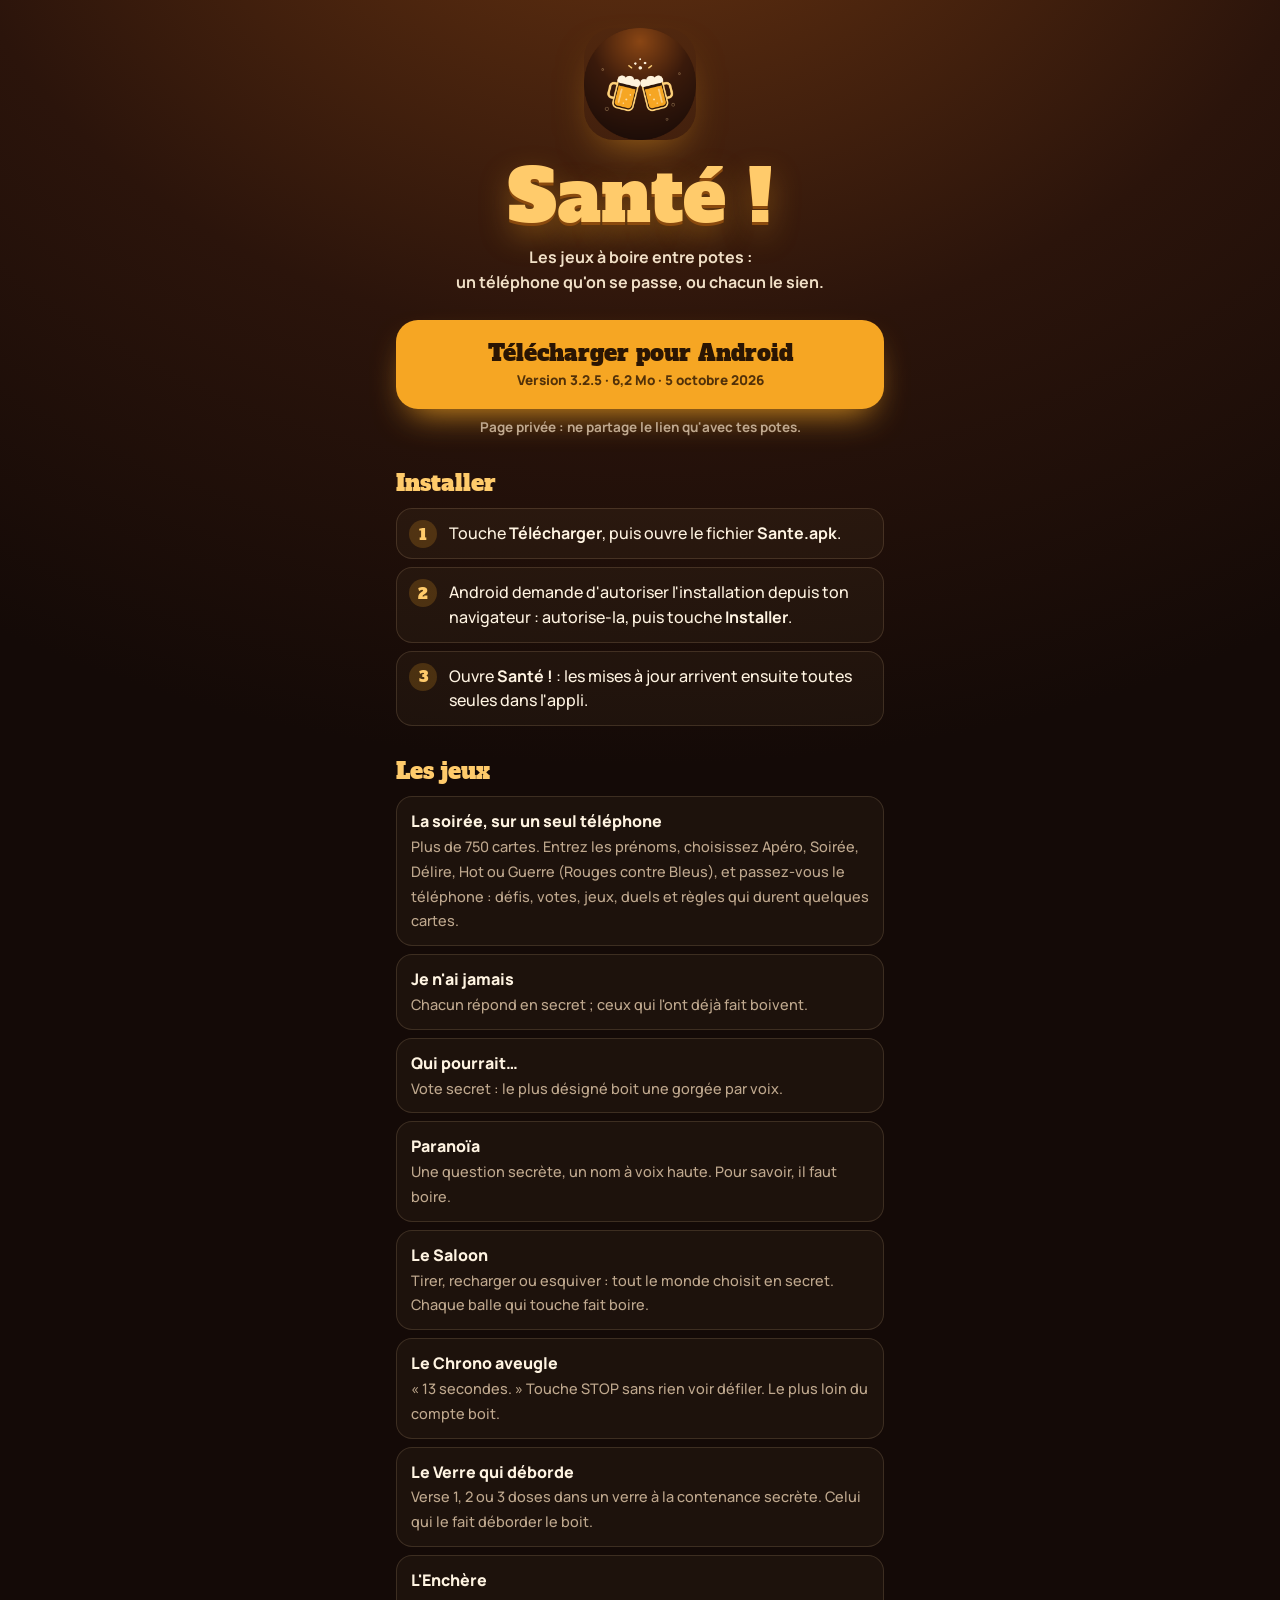
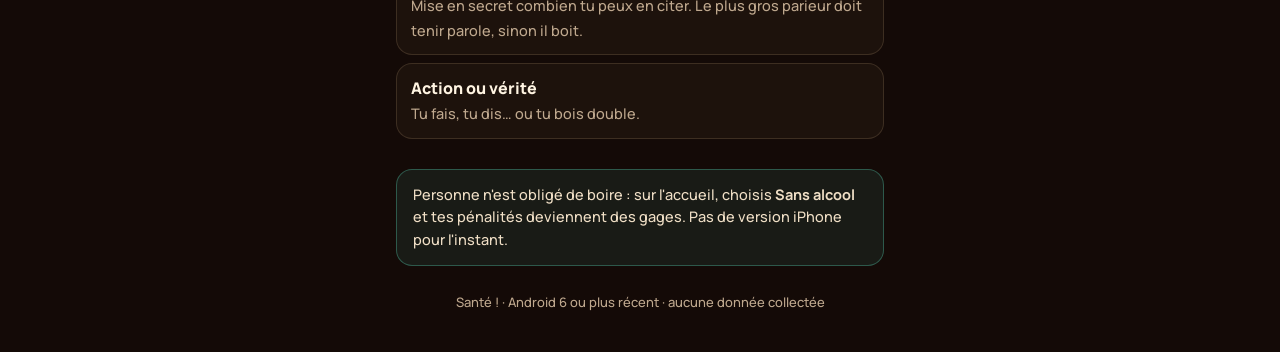
<file: sante-nrw7kogqly/index.html>
<!doctype html>
<html lang="fr">
<head>
<meta charset="utf-8">
<meta name="viewport" content="width=device-width, initial-scale=1, viewport-fit=cover">
<meta name="robots" content="noindex, nofollow, noarchive">
<meta name="referrer" content="no-referrer">
<meta name="color-scheme" content="dark">
<meta name="theme-color" content="#140A07">
<title>Santé !</title>
<link rel="icon" href="icon.png">
<link rel="preconnect" href="https://fonts.googleapis.com">
<link rel="preconnect" href="https://fonts.gstatic.com" crossorigin>
<link href="https://fonts.googleapis.com/css2?family=Alfa+Slab+One&family=Manrope:wght@500;700;800&display=swap" rel="stylesheet">
<style>
  :root { --bg: #140A07; --bg1: #22120C; --line: rgba(255, 214, 160, .14); --text: #FFF4E2; --soft: #F0DFC6; --muted: #BFA88E;
    --amber: #F6A623; --amber-hi: #FFCB6B; --ink: #2A1503; --mint: #5FE6C8; }
  * { box-sizing: border-box; }
  html { background: var(--bg); }
  body { margin: 0; min-height: 100vh; color: var(--text); font: 500 16px/1.55 Manrope, system-ui, sans-serif;
    background: radial-gradient(120% 60% at 50% -10%, #6B3511 0%, #2B140B 46%, var(--bg) 82%) no-repeat, var(--bg); }
  main { max-width: 520px; margin: 0 auto; padding: calc(28px + env(safe-area-inset-top)) 16px calc(40px + env(safe-area-inset-bottom)); }
  .hero { text-align: center; }
  .hero img { width: 112px; height: 112px; border-radius: 30px; box-shadow: 0 18px 40px -16px rgba(246, 166, 35, .55); }
  h1 { font: 400 clamp(52px, 16vw, 72px)/1 'Alfa Slab One', Georgia, serif; color: var(--amber-hi); margin: 14px 0 0; text-shadow: 0 3px 0 #8A4A0E, 0 12px 30px rgba(246, 166, 35, .35); }
  .tag { color: var(--soft); font-weight: 700; margin: 12px 0 0; }
  .dl { display: flex; flex-direction: column; align-items: center; gap: 2px; margin: 26px 0 8px; padding: 18px 16px; border-radius: 22px; text-decoration: none;
    background: var(--amber); color: var(--ink); box-shadow: 0 16px 34px -14px rgba(246, 166, 35, .9); }
  .dl b { font: 400 22px 'Alfa Slab One', Georgia, serif; }
  .dl small { font-weight: 800; font-size: 13.5px; opacity: .8; }
  .dl:focus-visible { outline: 3px solid var(--amber-hi); outline-offset: 3px; }
  .private { text-align: center; color: var(--muted); font-size: 13.5px; font-weight: 700; margin: 0; }
  section { margin-top: 30px; }
  h2 { font: 400 22px 'Alfa Slab One', Georgia, serif; color: var(--amber-hi); margin: 0 0 10px; }
  ol { margin: 0; padding: 0; list-style: none; counter-reset: s; }
  ol li { counter-increment: s; position: relative; padding: 12px 14px 12px 52px; border: 1px solid var(--line); border-radius: 16px; background: rgba(255, 214, 160, .04); margin-bottom: 8px; }
  ol li::before { content: counter(s); position: absolute; left: 12px; top: 11px; width: 28px; height: 28px; border-radius: 50%; display: grid; place-items: center;
    background: rgba(246, 166, 35, .2); color: var(--amber-hi); font: 400 15px 'Alfa Slab One', Georgia, serif; }
  .games { display: grid; gap: 8px; }
  .game { padding: 12px 14px; border-radius: 16px; border: 1px solid var(--line); background: rgba(255, 214, 160, .04); }
  .game b { display: block; font-weight: 800; }
  .game span { color: var(--muted); font-size: 14.5px; }
  .note { margin-top: 30px; padding: 14px 16px; border-radius: 16px; background: rgba(95, 230, 200, .08); border: 1px solid rgba(95, 230, 200, .3); color: var(--soft); font-size: 14.5px; }
  footer { margin-top: 26px; text-align: center; color: var(--muted); font-size: 13px; }
</style>
</head>
<body>
<main>
  <div class="hero">
    <img src="icon.png" alt="">
    <h1>Santé&nbsp;!</h1>
    <p class="tag">Les jeux à boire entre potes :<br>un téléphone qu'on se passe, ou chacun le sien.</p>
  </div>
  <a class="dl" href="Sante.apk" download><b>Télécharger pour Android</b><small>Version 3.2.5 · 6,2 Mo · 5 octobre 2026</small></a>
  <p class="private">Page privée : ne partage le lien qu'avec tes potes.</p>

  <section>
    <h2>Installer</h2>
    <ol>
      <li>Touche <b>Télécharger</b>, puis ouvre le fichier <b>Sante.apk</b>.</li>
      <li>Android demande d'autoriser l'installation depuis ton navigateur : autorise-la, puis touche <b>Installer</b>.</li>
      <li>Ouvre <b>Santé !</b> : les mises à jour arrivent ensuite toutes seules dans l'appli.</li>
    </ol>
  </section>

  <section>
    <h2>Les jeux</h2>
    <div class="games">
      <div class="game"><b>La soirée, sur un seul téléphone</b><span>Plus de 750 cartes. Entrez les prénoms, choisissez Apéro, Soirée, Délire, Hot ou Guerre (Rouges contre Bleus), et passez-vous le téléphone : défis, votes, jeux, duels et règles qui durent quelques cartes.</span></div>
      <div class="game"><b>Je n'ai jamais</b><span>Chacun répond en secret ; ceux qui l'ont déjà fait boivent.</span></div>
      <div class="game"><b>Qui pourrait…</b><span>Vote secret : le plus désigné boit une gorgée par voix.</span></div>
      <div class="game"><b>Paranoïa</b><span>Une question secrète, un nom à voix haute. Pour savoir, il faut boire.</span></div>
      <div class="game"><b>Le Saloon</b><span>Tirer, recharger ou esquiver : tout le monde choisit en secret. Chaque balle qui touche fait boire.</span></div>
      <div class="game"><b>Le Chrono aveugle</b><span>« 13 secondes. » Touche STOP sans rien voir défiler. Le plus loin du compte boit.</span></div>
      <div class="game"><b>Le Verre qui déborde</b><span>Verse 1, 2 ou 3 doses dans un verre à la contenance secrète. Celui qui le fait déborder le boit.</span></div>
      <div class="game"><b>L'Enchère</b><span>Mise en secret combien tu peux en citer. Le plus gros parieur doit tenir parole, sinon il boit.</span></div>
      <div class="game"><b>Action ou vérité</b><span>Tu fais, tu dis… ou tu bois double.</span></div>
    </div>
  </section>

  <p class="note">Personne n'est obligé de boire : sur l'accueil, choisis <b>Sans alcool</b> et tes pénalités deviennent des gages. Pas de version iPhone pour l'instant.</p>
  <footer>Santé ! · Android 6 ou plus récent · aucune donnée collectée</footer>
</main>
</body>
</html>
</file>
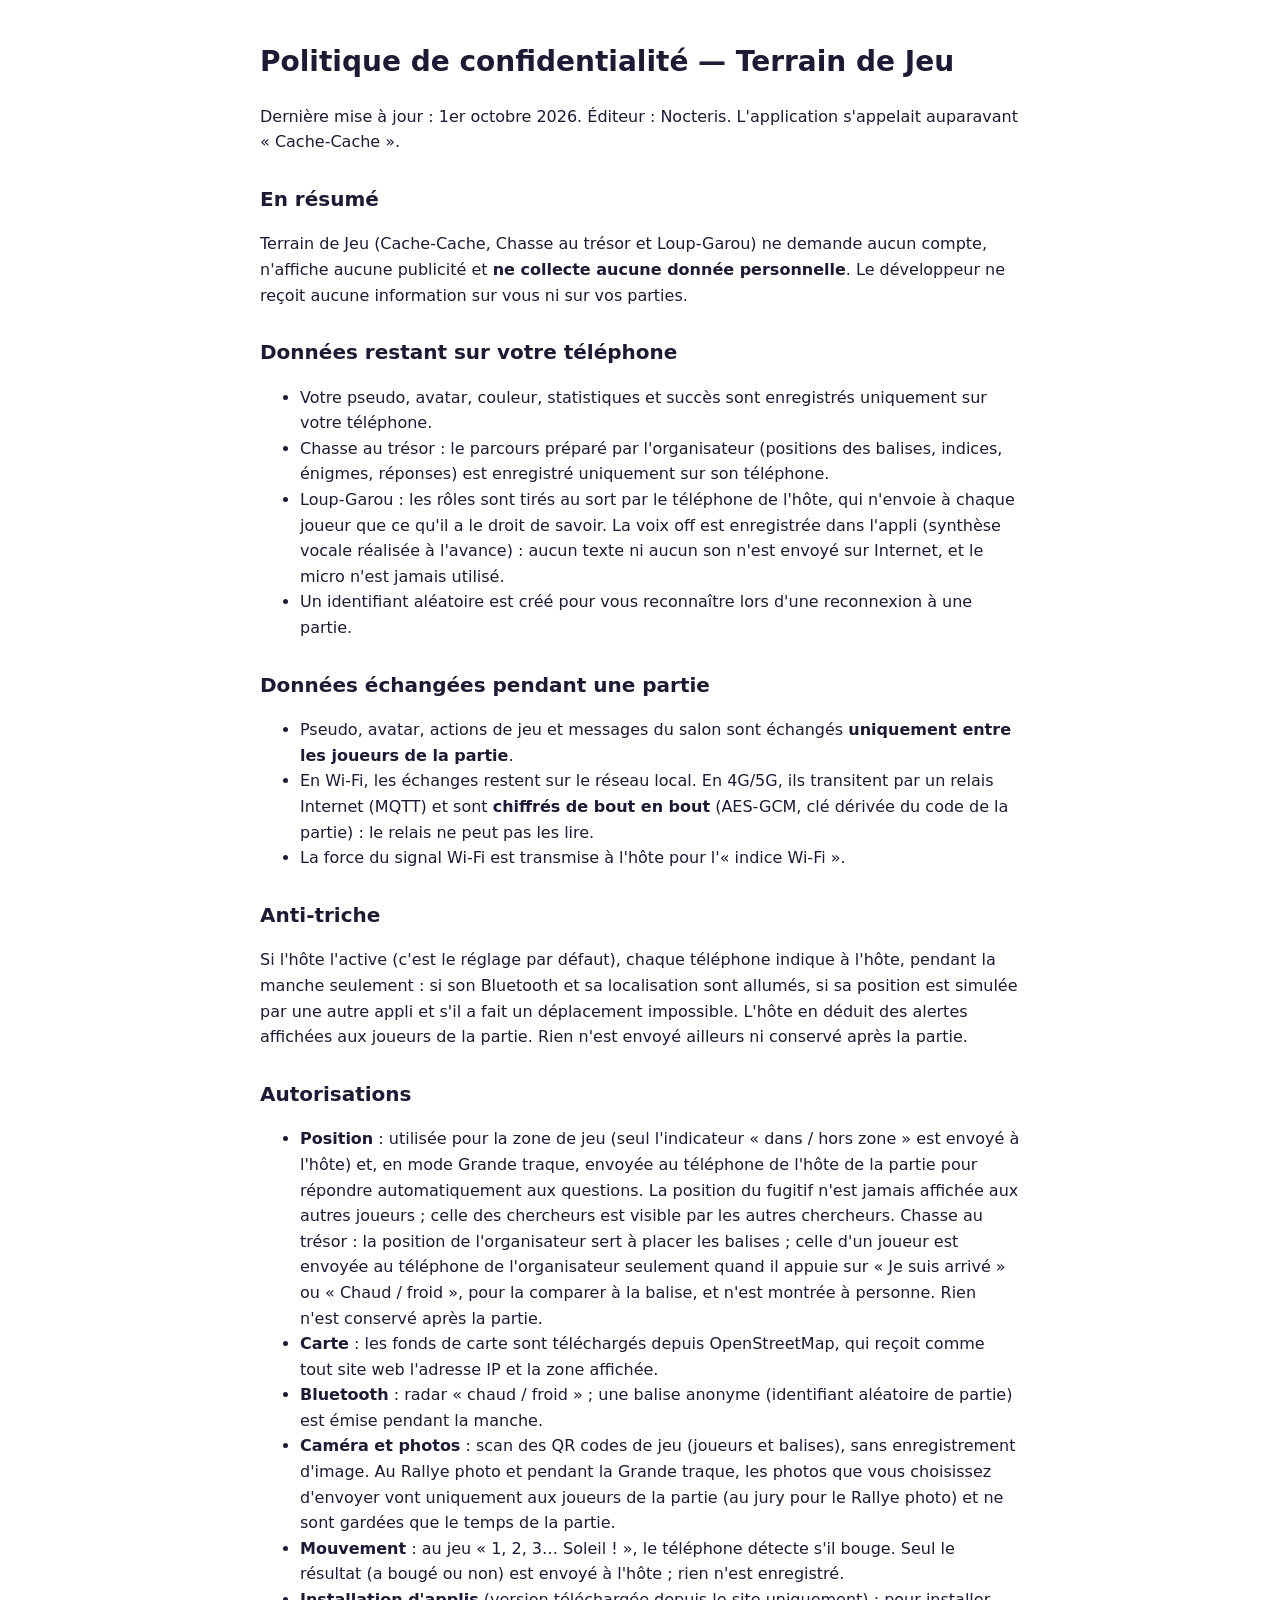
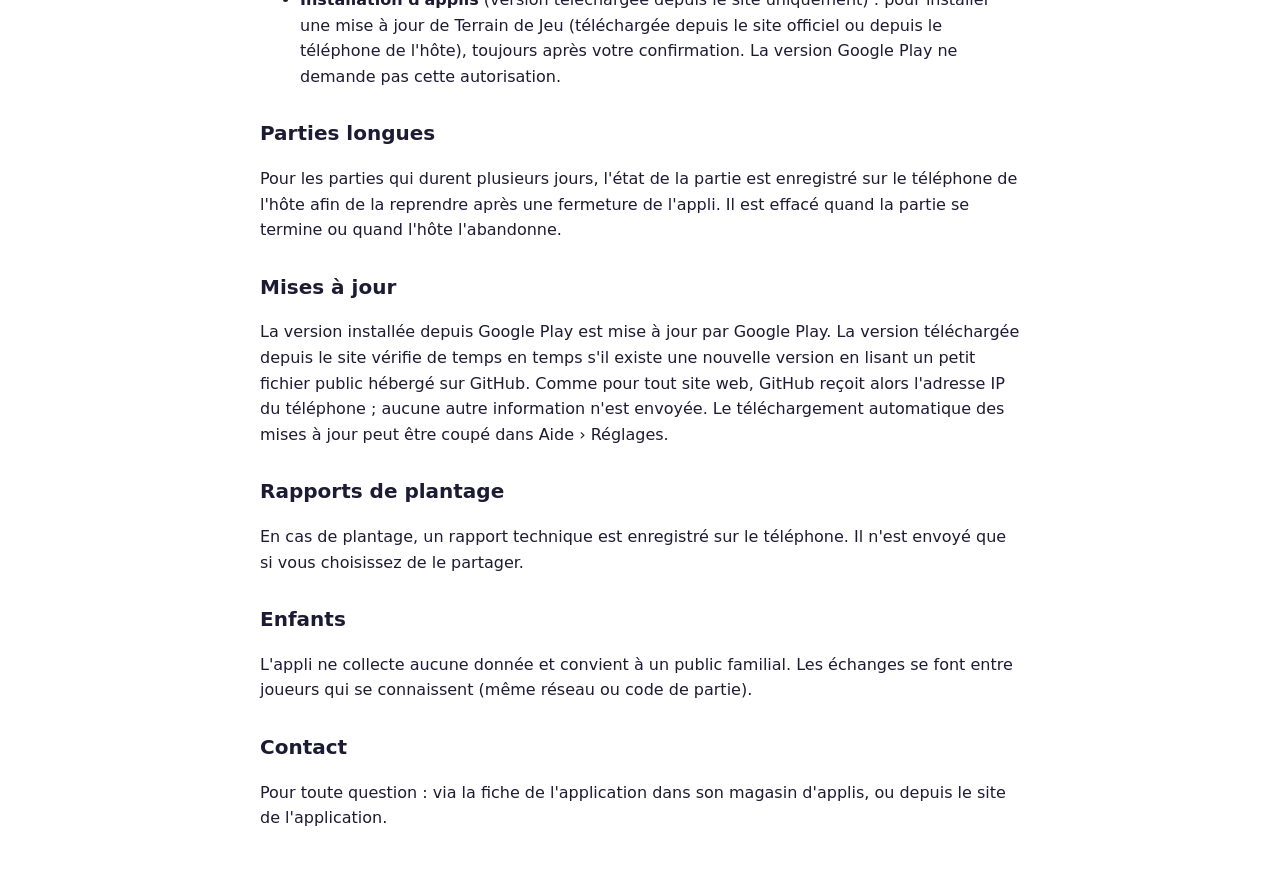
<file: politique-confidentialite.html>
<!doctype html>
<html lang="fr"><head><meta charset="utf-8"><meta name="viewport" content="width=device-width,initial-scale=1">
<title>Terrain de Jeu – Politique de confidentialité</title>
<style>body{font:16px/1.6 system-ui,sans-serif;max-width:760px;margin:40px auto;padding:0 18px;color:#1d1a33}h1{font-size:28px}h2{font-size:20px;margin-top:28px}</style>
</head><body>
<h1>Politique de confidentialité — Terrain de Jeu</h1>
<p>Dernière mise à jour : 1er octobre 2026. Éditeur : Nocteris. L'application s'appelait auparavant « Cache-Cache ».</p>
<h2>En résumé</h2>
<p>Terrain de Jeu (Cache-Cache, Chasse au trésor et Loup-Garou) ne demande aucun compte, n'affiche aucune publicité et <strong>ne collecte aucune donnée personnelle</strong>. Le développeur ne reçoit aucune information sur vous ni sur vos parties.</p>
<h2>Données restant sur votre téléphone</h2>
<ul>
<li>Votre pseudo, avatar, couleur, statistiques et succès sont enregistrés uniquement sur votre téléphone.</li>
<li>Chasse au trésor : le parcours préparé par l'organisateur (positions des balises, indices, énigmes, réponses) est enregistré uniquement sur son téléphone.</li>
<li>Loup-Garou : les rôles sont tirés au sort par le téléphone de l'hôte, qui n'envoie à chaque joueur que ce qu'il a le droit de savoir. La voix off est enregistrée dans l'appli (synthèse vocale réalisée à l'avance) : aucun texte ni aucun son n'est envoyé sur Internet, et le micro n'est jamais utilisé.</li>
<li>Un identifiant aléatoire est créé pour vous reconnaître lors d'une reconnexion à une partie.</li>
</ul>
<h2>Données échangées pendant une partie</h2>
<ul>
<li>Pseudo, avatar, actions de jeu et messages du salon sont échangés <strong>uniquement entre les joueurs de la partie</strong>.</li>
<li>En Wi-Fi, les échanges restent sur le réseau local. En 4G/5G, ils transitent par un relais Internet (MQTT) et sont <strong>chiffrés de bout en bout</strong> (AES-GCM, clé dérivée du code de la partie) : le relais ne peut pas les lire.</li>
<li>La force du signal Wi-Fi est transmise à l'hôte pour l'« indice Wi-Fi ».</li>
</ul>
<h2>Anti-triche</h2>
<p>Si l'hôte l'active (c'est le réglage par défaut), chaque téléphone indique à l'hôte, pendant la manche seulement : si son Bluetooth et sa localisation sont allumés, si sa position est simulée par une autre appli et s'il a fait un déplacement impossible. L'hôte en déduit des alertes affichées aux joueurs de la partie. Rien n'est envoyé ailleurs ni conservé après la partie.</p>
<h2>Autorisations</h2>
<ul>
<li><strong>Position</strong> : utilisée pour la zone de jeu (seul l'indicateur « dans / hors zone » est envoyé à l'hôte) et, en mode Grande traque, envoyée au téléphone de l'hôte de la partie pour répondre automatiquement aux questions. La position du fugitif n'est jamais affichée aux autres joueurs ; celle des chercheurs est visible par les autres chercheurs. Chasse au trésor : la position de l'organisateur sert à placer les balises ; celle d'un joueur est envoyée au téléphone de l'organisateur seulement quand il appuie sur « Je suis arrivé » ou « Chaud / froid », pour la comparer à la balise, et n'est montrée à personne. Rien n'est conservé après la partie.</li>
<li><strong>Carte</strong> : les fonds de carte sont téléchargés depuis OpenStreetMap, qui reçoit comme tout site web l'adresse IP et la zone affichée.</li>
<li><strong>Bluetooth</strong> : radar « chaud / froid » ; une balise anonyme (identifiant aléatoire de partie) est émise pendant la manche.</li>
<li><strong>Caméra et photos</strong> : scan des QR codes de jeu (joueurs et balises), sans enregistrement d'image. Au Rallye photo et pendant la Grande traque, les photos que vous choisissez d'envoyer vont uniquement aux joueurs de la partie (au jury pour le Rallye photo) et ne sont gardées que le temps de la partie.</li>
<li><strong>Mouvement</strong> : au jeu « 1, 2, 3… Soleil ! », le téléphone détecte s'il bouge. Seul le résultat (a bougé ou non) est envoyé à l'hôte ; rien n'est enregistré.</li>
<li><strong>Installation d'applis</strong> (version téléchargée depuis le site uniquement) : pour installer une mise à jour de Terrain de Jeu (téléchargée depuis le site officiel ou depuis le téléphone de l'hôte), toujours après votre confirmation. La version Google Play ne demande pas cette autorisation.</li>
</ul>
<h2>Parties longues</h2>
<p>Pour les parties qui durent plusieurs jours, l'état de la partie est enregistré sur le téléphone de l'hôte afin de la reprendre après une fermeture de l'appli. Il est effacé quand la partie se termine ou quand l'hôte l'abandonne.</p>
<h2>Mises à jour</h2>
<p>La version installée depuis Google Play est mise à jour par Google Play. La version téléchargée depuis le site vérifie de temps en temps s'il existe une nouvelle version en lisant un petit fichier public hébergé sur GitHub. Comme pour tout site web, GitHub reçoit alors l'adresse IP du téléphone ; aucune autre information n'est envoyée. Le téléchargement automatique des mises à jour peut être coupé dans Aide › Réglages.</p>
<h2>Rapports de plantage</h2>
<p>En cas de plantage, un rapport technique est enregistré sur le téléphone. Il n'est envoyé que si vous choisissez de le partager.</p>
<h2>Enfants</h2>
<p>L'appli ne collecte aucune donnée et convient à un public familial. Les échanges se font entre joueurs qui se connaissent (même réseau ou code de partie).</p>
<h2>Contact</h2>
<p>Pour toute question : via la fiche de l'application dans son magasin d'applis, ou depuis le site de l'application.</p>
</body></html>
</file>
<file: assets/fonts.css>
/* Polices embarquées (Fontsource, licence SIL Open Font License) : Sora, Manrope, Chakra Petch, Zilla Slab, Cinzel, Cormorant Garamond — sous-ensemble latin. */
@font-face{font-family:'Sora';font-style:normal;font-weight:600;font-display:block;src:url([data-uri]) format('woff2')}
@font-face{font-family:'Sora';font-style:normal;font-weight:700;font-display:block;src:url([data-uri]) format('woff2')}
@font-face{font-family:'Manrope';font-style:normal;font-weight:500;font-display:block;src:url([data-uri]) format('woff2')}
@font-face{font-family:'Manrope';font-style:normal;font-weight:600;font-display:block;src:url([data-uri]) format('woff2')}
@font-face{font-family:'Manrope';font-style:normal;font-weight:700;font-display:block;src:url([data-uri]) format('woff2')}
@font-face{font-family:'Manrope';font-style:normal;font-weight:800;font-display:block;src:url([data-uri]) format('woff2')}
@font-face{font-family:'Chakra Petch';font-style:normal;font-weight:600;font-display:block;src:url([data-uri]) format('woff2')}
@font-face{font-family:'Chakra Petch';font-style:normal;font-weight:700;font-display:block;src:url([data-uri]) format('woff2')}
@font-face{font-family:'Zilla Slab';font-style:normal;font-weight:600;font-display:block;src:url([data-uri]) format('woff2')}
@font-face{font-family:'Zilla Slab';font-style:normal;font-weight:700;font-display:block;src:url([data-uri]) format('woff2')}
@font-face{font-family:'Cinzel';font-style:normal;font-weight:600;font-display:block;src:url([data-uri]) format('woff2')}
@font-face{font-family:'Cinzel';font-style:normal;font-weight:700;font-display:block;src:url([data-uri]) format('woff2')}
@font-face{font-family:'Cormorant Garamond';font-style:italic;font-weight:500;font-display:block;src:url([data-uri]) format('woff2')}
@font-face{font-family:'Cormorant Garamond';font-style:italic;font-weight:600;font-display:block;src:url([data-uri]) format('woff2')}
</file>
